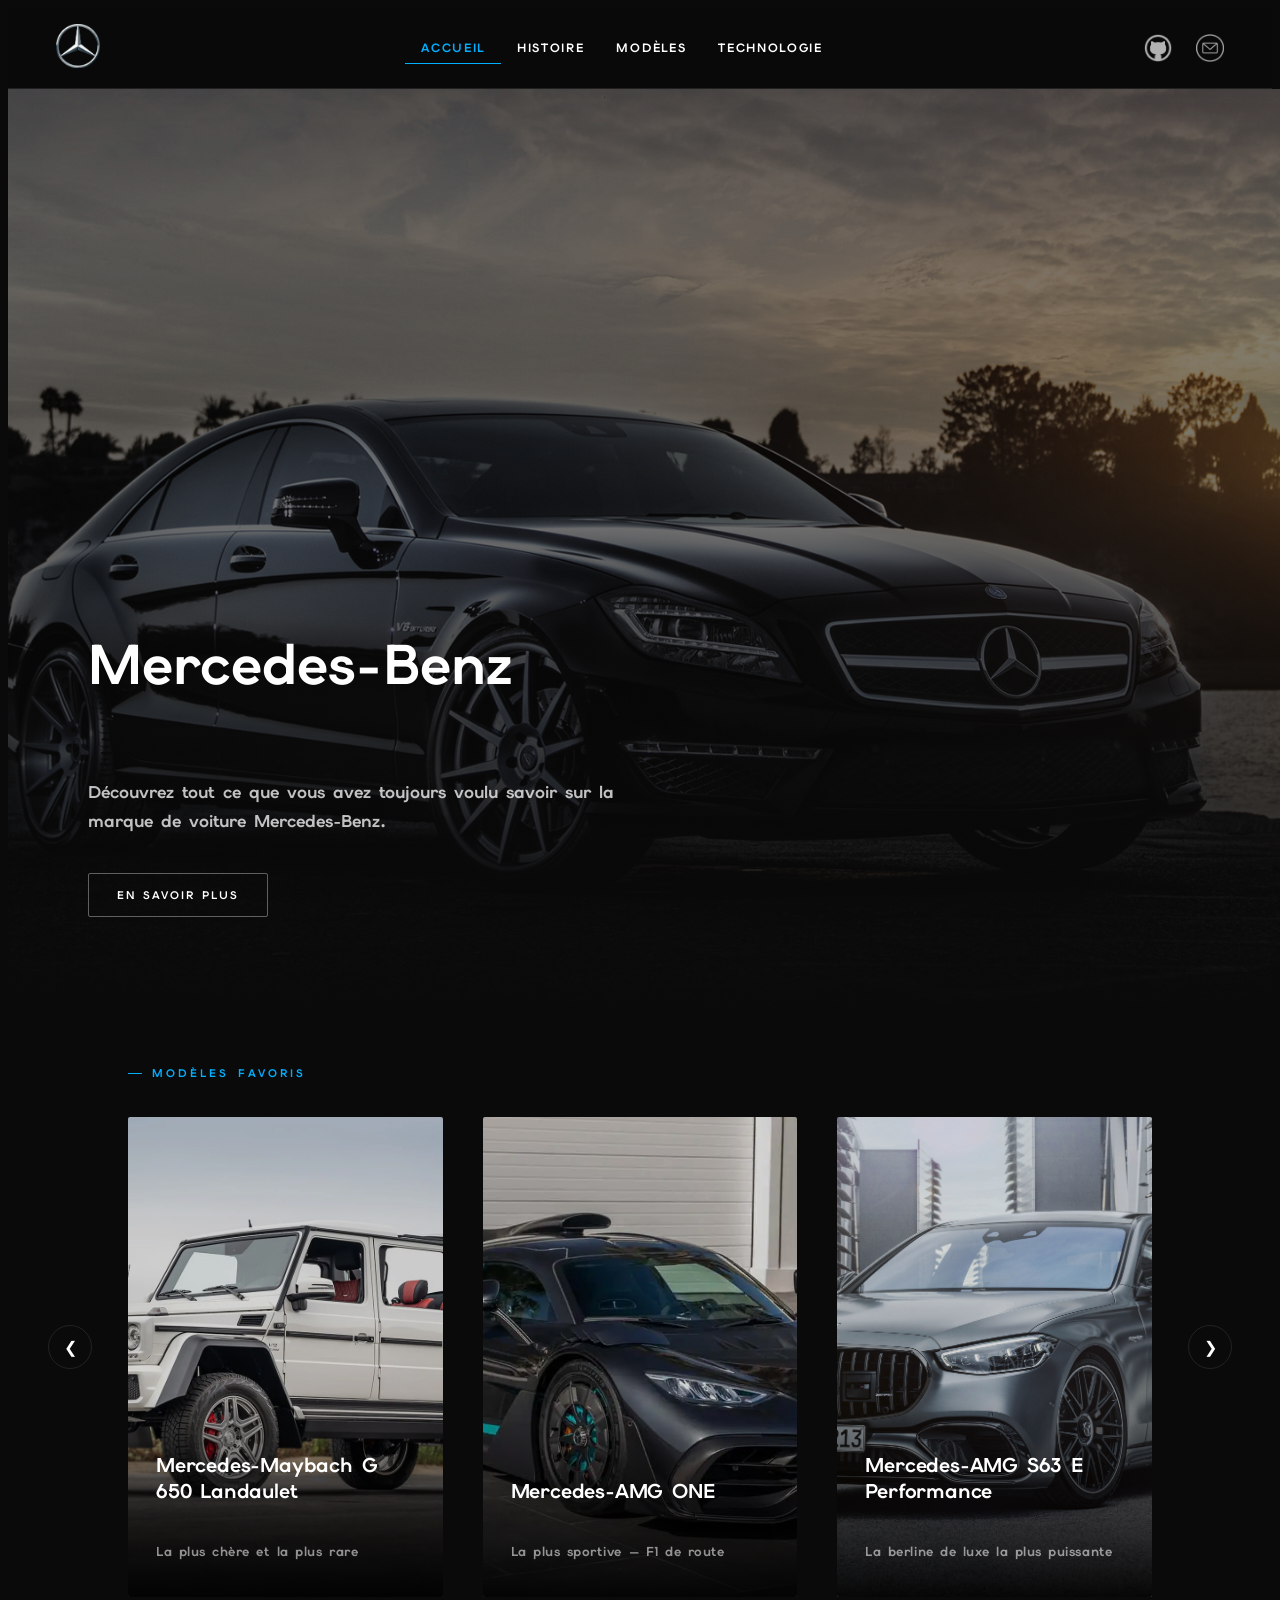
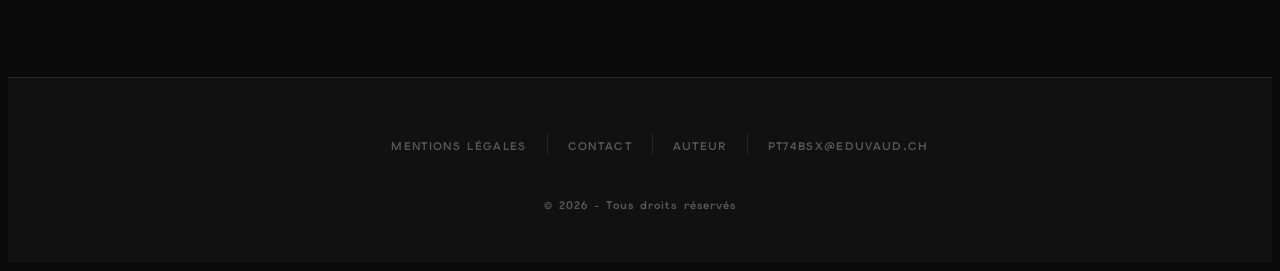
<file: mon-site-web/index.html>
<!DOCTYPE html>
<html lang="fr">
<head>
    <title>Accueil - Mon Site Web</title>
    <meta charset="UTF-8">
    <meta name="viewport" content="width=device-width, initial-scale=1.0">
    <meta name="description" content="Découvrez l'histoire, les modèles et les innovations de Mercedes-Benz : voitures de luxe, sportives et technologies de pointe.">
    <meta name="author" content="Romain Augusto">
    <link rel="icon" type="image/png" href="./assets/img/mercedes-benz-logo-silver.png">
    <link rel="stylesheet" type="text/css" href="./assets/css/style.css">
</head>
<body>
    <header>
        <a href="./index.html">
            <img src="./assets/img/mercedes-benz-logo-silver.png" id="logo" width="50" height="50" alt="Logo Mercedes-Benz, retour à l'accueil">
        </a>

        <div class="hamburger" aria-label="Ouvrir le menu de navigation" role="button" tabindex="0">
            <div class="line"></div>
            <div class="line"></div>
            <div class="line"></div>
        </div>

        <nav aria-label="Navigation principale">
            <ul>
                <li><a href="./index.html" id="active">Accueil</a></li>
                <li><a href="./pages/histoire.html">Histoire</a></li>
                <li><a href="./pages/modeles.html">Modèles</a></li>
                <li><a href="./pages/technologie.html">Technologie</a></li>
            </ul>
        </nav>

        <div class="social-links">
            <a href="https://github.com/Pt74bsx" target="_blank" rel="noopener noreferrer" title="Profil GitHub de l'auteur">
                <img src="./assets/img/link-github.png" width="32" height="32" alt="Icône GitHub">
                <span>GitHub</span>
            </a>
            <a href="mailto:pt74bsx@eduvaud.ch" title="Envoyer un e-mail à l'auteur">
                <img src="./assets/img/link-e-mail.png" width="32" height="32" alt="Icône e-mail">
                <span>E-mail</span>
            </a>
        </div>
    </header>

    <main>
        <section class="page-hero --home">
            <h1>Mercedes-Benz</h1>
            <p>Découvrez tout ce que vous avez toujours voulu savoir sur la marque de voiture Mercedes-Benz.</p>
            <a href="./pages/histoire.html" class="btn-outline">En savoir plus</a>
            <img src="./assets/img/mercedes-amg-cls-63.png" alt="Mercedes-AMG CLS 63 en fond de page d'accueil">
        </section>

        <section class="carousel-section" aria-label="Modèles favoris">
            <h2>Modèles favoris</h2>

            <div class="card">
                <img src="./assets/img/2018-mercedes-maybach-g-650-landaulet.png" alt="Mercedes-Maybach G 650 Landaulet 2018, vue de trois quarts avant" width="150">
                <div class="card-content">
                    <h3>Mercedes-Maybach G 650 Landaulet</h3>
                    <p>La plus chère et la plus rare</p>
                </div>
            </div>

            <div class="card">
                <img src="./assets/img/mercedes-amg-one.png" alt="Mercedes-AMG ONE, hypercar de route dérivée de la Formule 1" width="150">
                <div class="card-content">
                    <h3>Mercedes-AMG ONE</h3>
                    <p>La plus sportive — F1 de route</p>
                </div>
            </div>

            <div class="card">
                <img src="./assets/img/Mercedes-AMG-S63-E-Performance.png" alt="Mercedes-AMG S63 E Performance, berline hybride rechargeable haute performance" width="150">
                <div class="card-content">
                    <h3>Mercedes-AMG S63 E Performance</h3>
                    <p>La berline de luxe la plus puissante</p>
                </div>
            </div>

            <div class="card">
                <img src="./assets/img/Mercedes-Maybach-EQS-SUV.png" alt="Mercedes-Maybach EQS SUV 100% électrique, SUV de luxe futuriste" width="150">
                <div class="card-content">
                    <h3>Mercedes-Maybach EQS SUV</h3>
                    <p>Le SUV de luxe 100 % électrique</p>
                </div>
            </div>

            <div class="card">
                <img src="./assets/img/MERCEDES-BENZ-G-65-AMG.png" alt="Mercedes-Benz G 65 AMG équipé d'un moteur V12 biturbo" width="150">
                <div class="card-content">
                    <h3>Mercedes G65 AMG</h3>
                    <p>Le V12 emblématique du G-Class</p>
                </div>
            </div>

            <button class="carousel-button prev" aria-label="Modèle précédent">&#10094;</button>
            <button class="carousel-button next" aria-label="Modèle suivant">&#10095;</button>
        </section>
    </main>

    <footer>
        <nav aria-label="Navigation secondaire">
            <ul>
                <li><a href="./mentions-legales.html">Mentions légales</a></li>
                <li><a href="./contact.html">Contact</a></li>
                <li><a href="./pages/auteur.html">Auteur</a></li>
                <li><a href="mailto:pt74bsx@eduvaud.ch">pt74bsx@eduvaud.ch</a></li>
            </ul>
        </nav>
        <p>© 2026 - Tous droits réservés</p>
    </footer>

    <script src="./assets/js/script.js"></script>
</body>
</html>
</file>
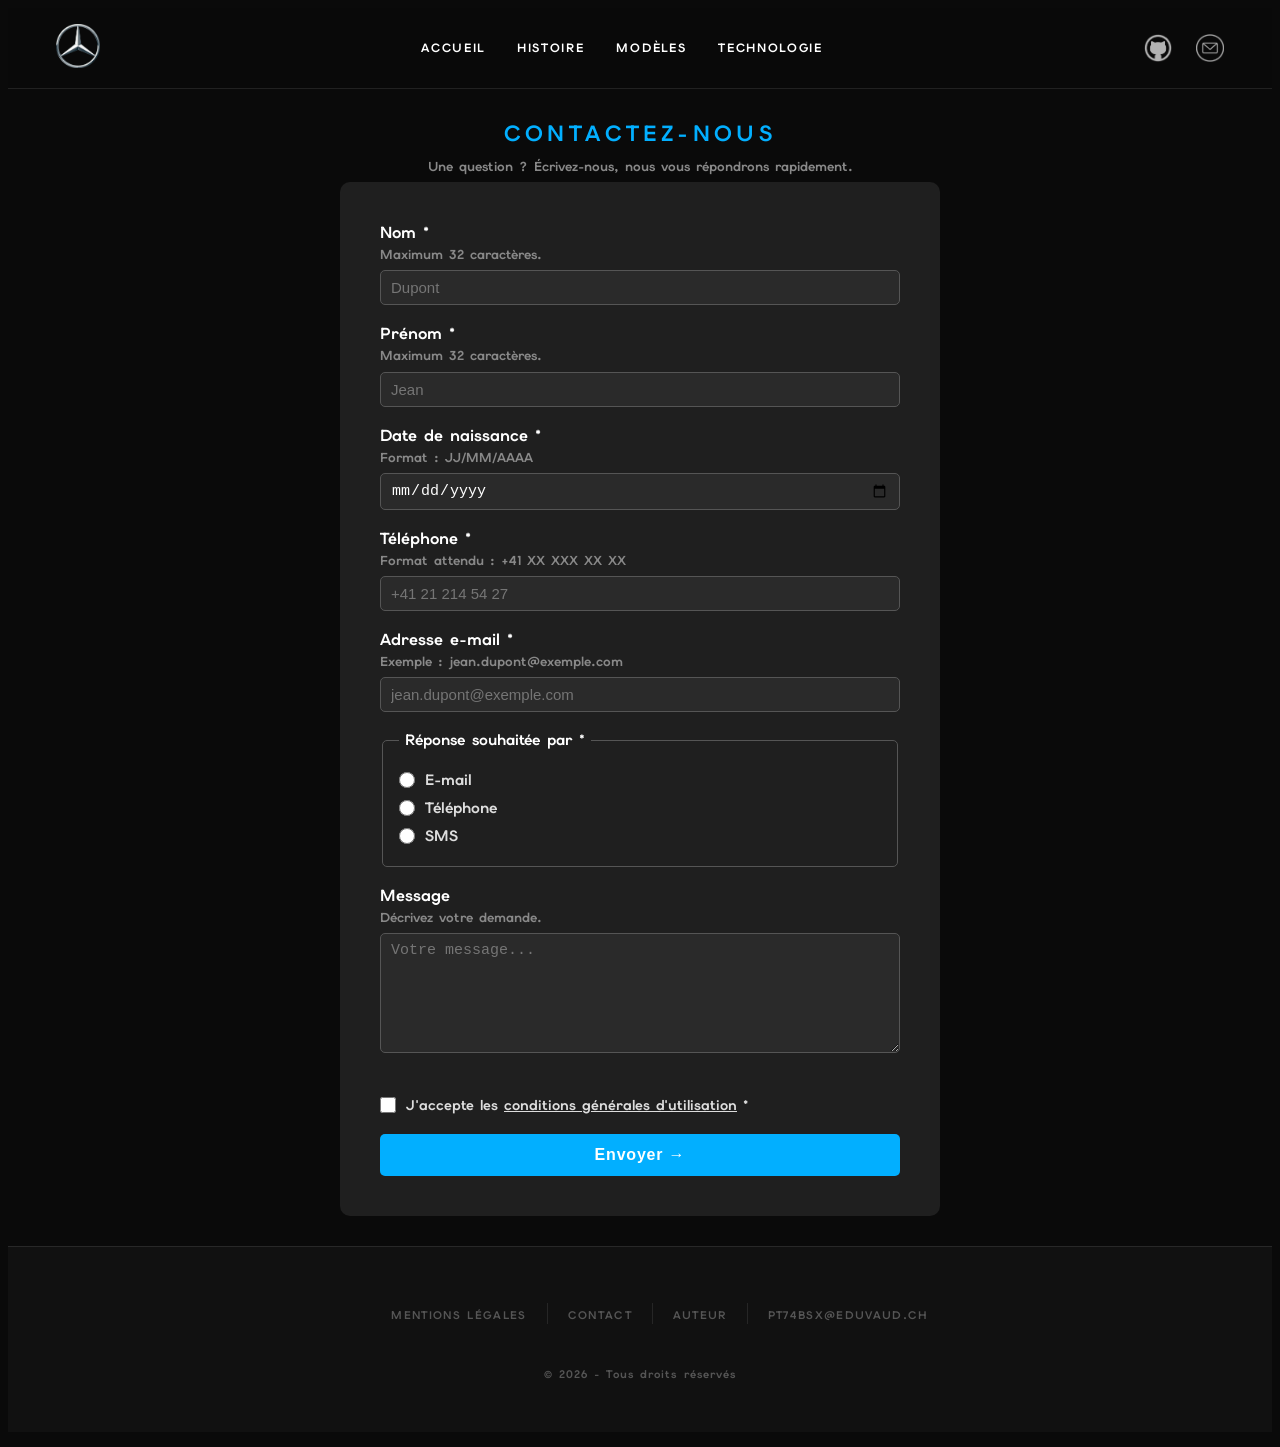
<file: mon-site-web/contact.html>
<!DOCTYPE html>
<html lang="fr">
<head>
    <title>Contact - Mon Site Web</title>
    <meta charset="UTF-8">
    <meta name="viewport" content="width=device-width, initial-scale=1.0">
    <meta name="description" content="Formulaire de contact pour prendre contact avec l'auteur du site Mercedes-Benz.">
    <meta name="author" content="Romain Augusto">
    <link rel="icon" type="image/png" href="./assets/img/mercedes-benz-logo-silver.png">
    <link rel="stylesheet" type="text/css" href="./assets/css/style.css">
</head>
<body>
    <header>
        <a href="./index.html">
            <img src="./assets/img/mercedes-benz-logo-silver.png" id="logo" width="50" height="50" alt="Logo Mercedes-Benz, retour à l'accueil">
        </a>

        <div class="hamburger" aria-label="Ouvrir le menu de navigation" role="button" tabindex="0">
            <div class="line"></div>
            <div class="line"></div>
            <div class="line"></div>
        </div>

        <nav aria-label="Navigation principale">
            <ul>
                <li><a href="./index.html">Accueil</a></li>
                <li><a href="./pages/histoire.html">Histoire</a></li>
                <li><a href="./pages/modeles.html">Modèles</a></li>
                <li><a href="./pages/technologie.html">Technologie</a></li>
            </ul>
        </nav>

        <div class="social-links">
            <a href="https://github.com/Pt74bsx" target="_blank" rel="noopener noreferrer" title="Profil GitHub de l'auteur">
                <img src="./assets/img/link-github.png" width="32" height="32" alt="Icône GitHub">
                <span>GitHub</span>
            </a>
            <a href="mailto:pt74bsx@eduvaud.ch" title="Envoyer un e-mail à l'auteur">
                <img src="./assets/img/link-e-mail.png" width="32" height="32" alt="Icône e-mail">
                <span>E-mail</span>
            </a>
        </div>
    </header>

    <main>
        <section class="formulaire-contact">
            <h1>Contactez-nous</h1>
            <p>Une question ? Écrivez-nous, nous vous répondrons rapidement.</p>

            <form action="#" method="post">

                <label for="name-id">Nom *</label>
                <p id="name-help">Maximum 32 caractères.</p>
                <input type="text" id="name-id" name="name" placeholder="Dupont" maxlength="32" aria-describedby="name-help" required>

                <label for="firstname-id">Prénom *</label>
                <p id="firstname-help">Maximum 32 caractères.</p>
                <input type="text" id="firstname-id" name="firstname" placeholder="Jean" maxlength="32" aria-describedby="firstname-help" required>

                <label for="birthdate-id">Date de naissance *</label>
                <p id="birthdate-help">Format : JJ/MM/AAAA</p>
                <input type="date" id="birthdate-id" name="birthdate" aria-describedby="birthdate-help" required>

                <label for="phone-id">Téléphone *</label>
                <p id="phone-help">Format attendu : +41 XX XXX XX XX</p>
                <input type="tel" id="phone-id" name="phone" placeholder="+41 21 214 54 27" aria-describedby="phone-help" required>

                <label for="email-id">Adresse e-mail *</label>
                <p id="email-help">Exemple : jean.dupont@exemple.com</p>
                <input type="email" id="email-id" name="email" placeholder="jean.dupont@exemple.com" aria-describedby="email-help" required>

                <fieldset>
                    <legend>Réponse souhaitée par *</legend>
                    <div>
                        <input type="radio" id="answer-email" name="typeanswer" value="E-mail" required>
                        <label for="answer-email">E-mail</label>
                    </div>
                    <div>
                        <input type="radio" id="answer-phone" name="typeanswer" value="Téléphone">
                        <label for="answer-phone">Téléphone</label>
                    </div>
                    <div>
                        <input type="radio" id="answer-sms" name="typeanswer" value="SMS">
                        <label for="answer-sms">SMS</label>
                    </div>
                </fieldset>

                <label for="message-id">Message</label>
                <p id="message-help">Décrivez votre demande.</p>
                <textarea id="message-id" name="message" rows="6" cols="25" placeholder="Votre message..." aria-describedby="message-help"></textarea>

                <div>
                    <input type="checkbox" id="conditions-id" name="acceptconditions" required>
                    <label for="conditions-id">J'accepte les <a href="./mentions-legales.html">conditions générales d'utilisation</a> *</label>
                </div>

                <input type="submit" value="Envoyer →">
            </form>
        </section>
    </main>

    <footer>
        <nav aria-label="Navigation secondaire">
            <ul>
                <li><a href="./mentions-legales.html">Mentions légales</a></li>
                <li><a href="./contact.html">Contact</a></li>
                <li><a href="./pages/auteur.html">Auteur</a></li>
                <li><a href="mailto:pt74bsx@eduvaud.ch">pt74bsx@eduvaud.ch</a></li>
            </ul>
        </nav>
        <p>© 2026 - Tous droits réservés</p>
    </footer>

    <script src="./assets/js/script.js"></script>
</body>
</html>
</file>
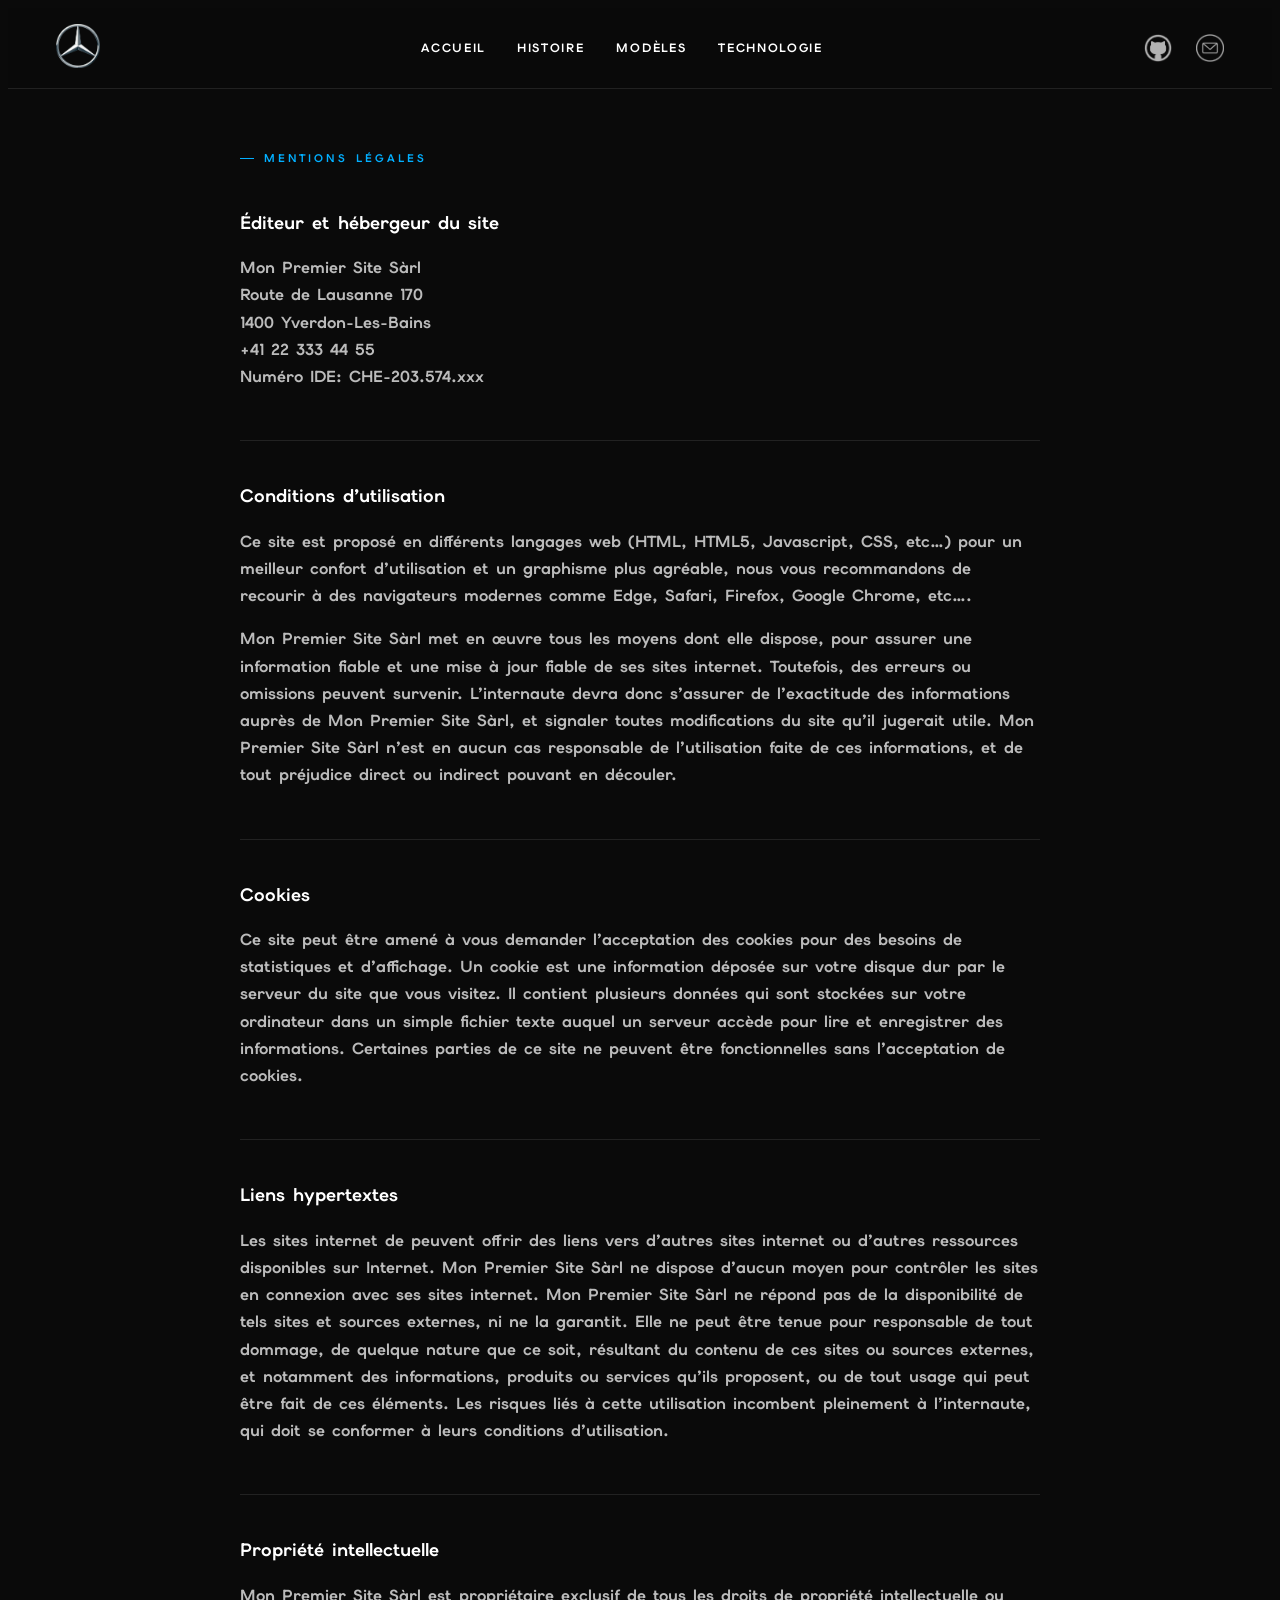
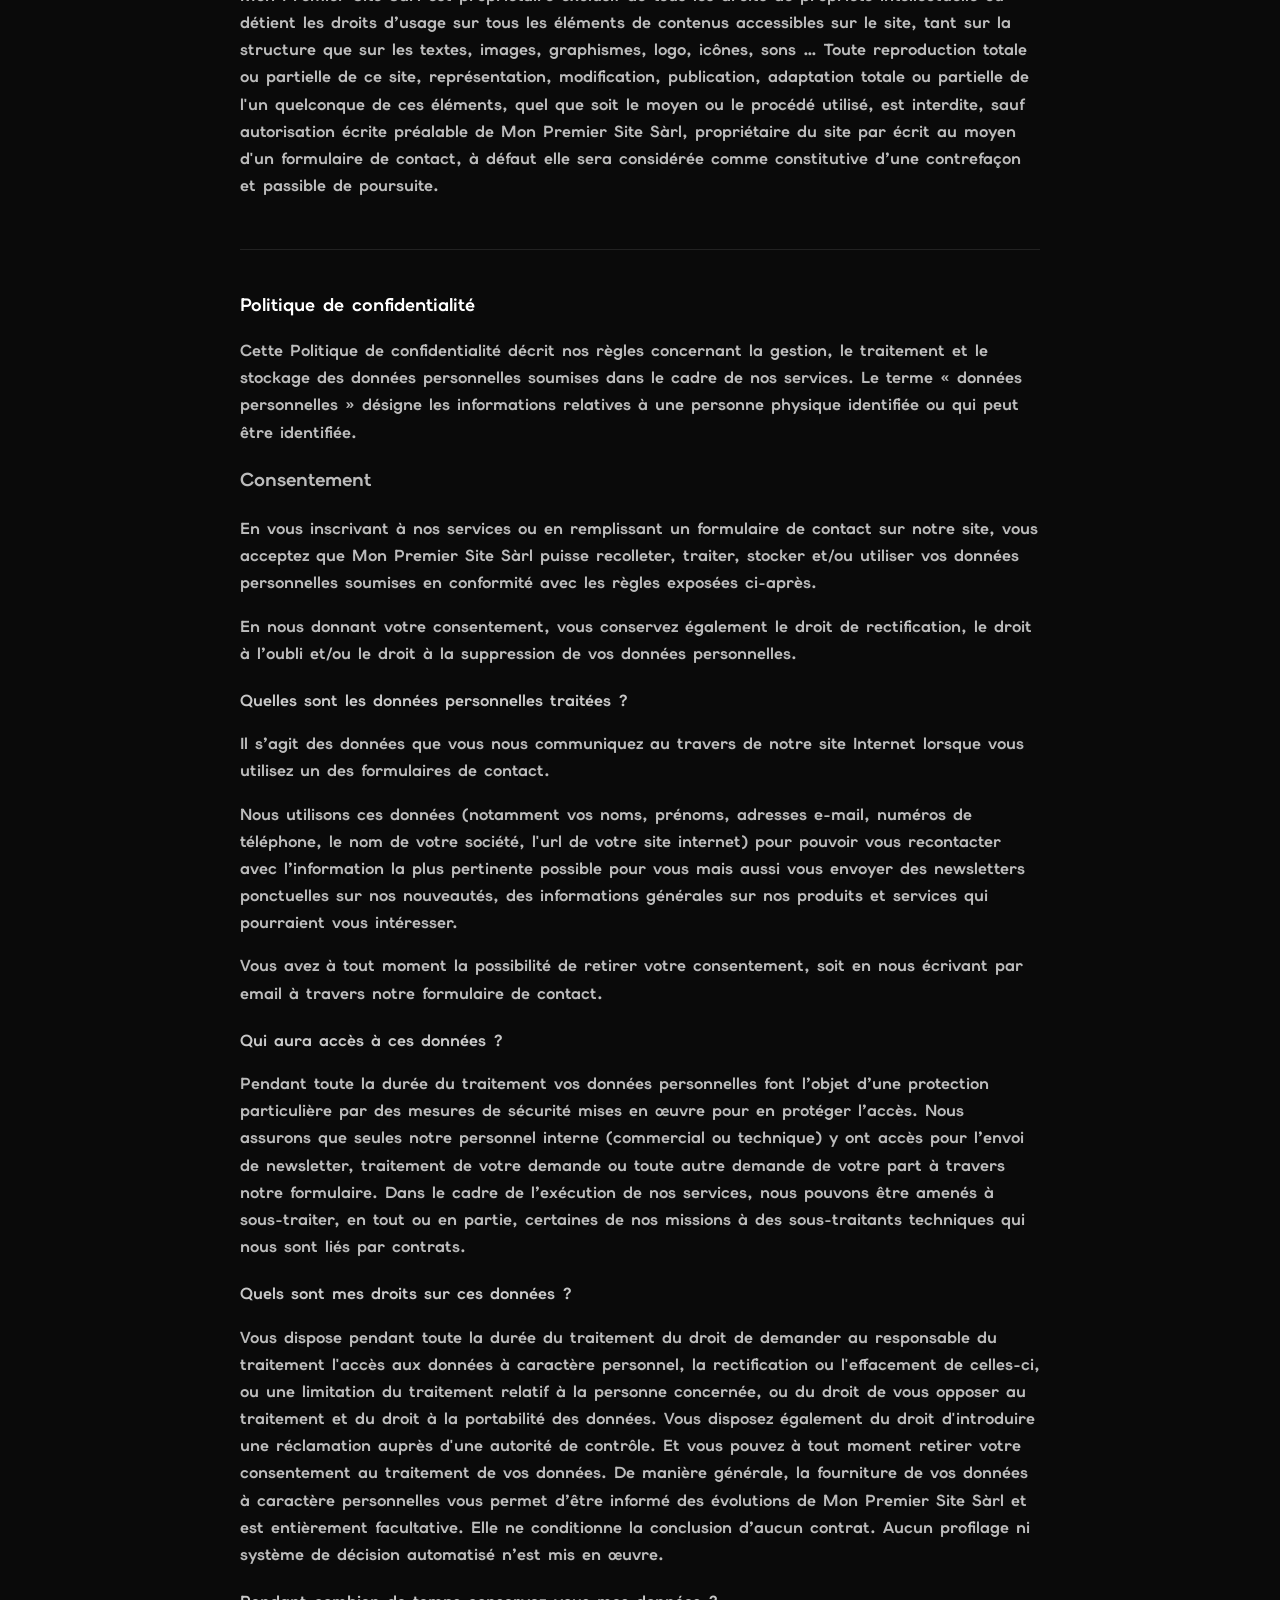
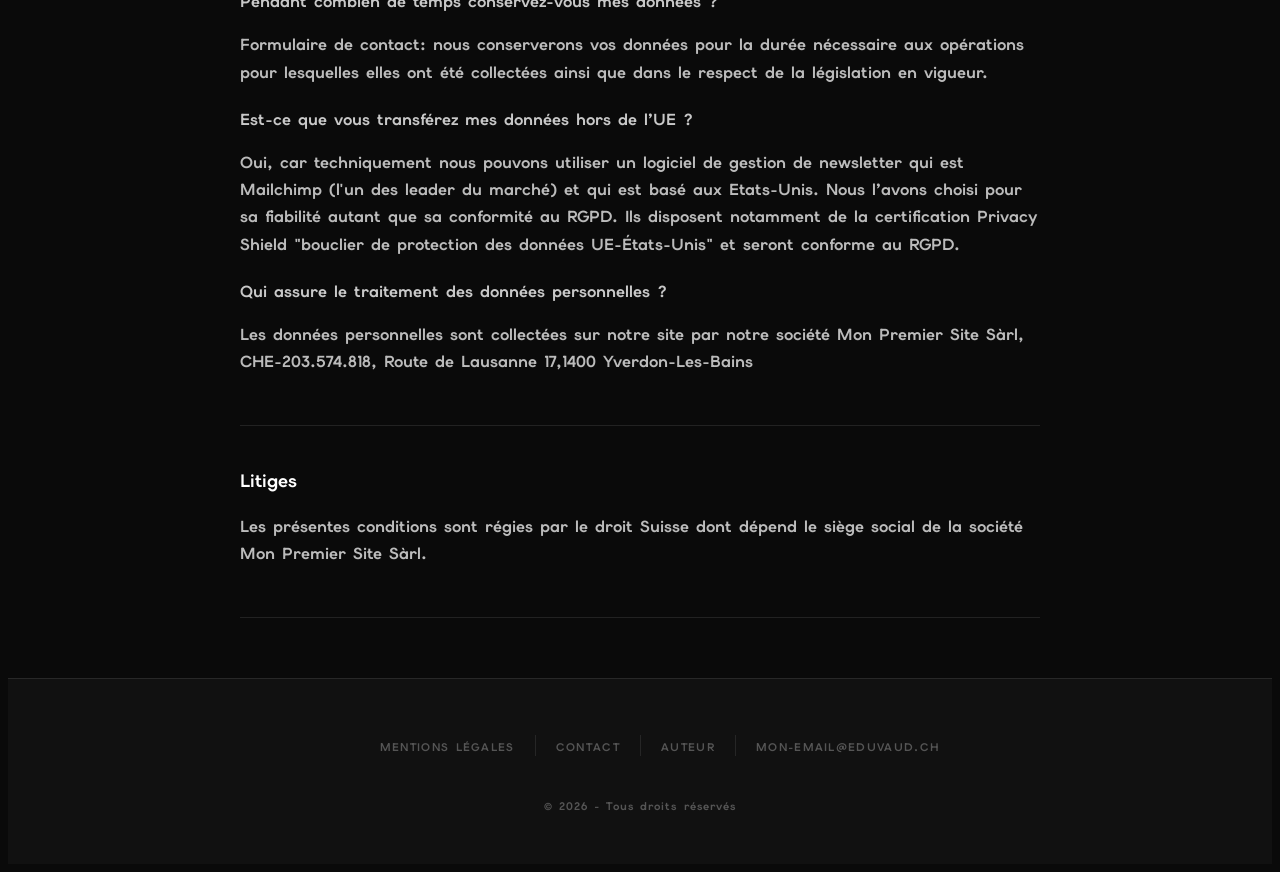
<file: mon-site-web/mentions-legales.html>
<!DOCTYPE html>
<html lang="fr">
<head>
    <title>Mentions Légales - Mon Site Web</title>
    <meta charset="UTF-8">
    <meta name="viewport" content="width=device-width, initial-scale=1.0">
    <meta name="description" content="Mentions légales de Mon Site Web qui fais découvrir l'univers de la marque de voiture Mercedes-Benz">
    <meta name="author" content="Romain Augusto">
    <link href="./assets/img/mercedes-benz-logo-silver.png" rel="icon" type="img/png">
    <link rel="stylesheet" type="text/css" href="./assets/css/style.css">
</head>
<body>
    <header>
        <a href="index.html">
            <img src="./assets/img/mercedes-benz-logo-silver.png" id="logo" width="50" height="50" alt="Logo de Mercedes">
        </a>

        <div class="hamburger">
            <div class="line"></div>
            <div class="line"></div>
            <div class="line"></div>
        </div>

        <nav>
            <ul>
                <li><a href="./index.html">Accueil</a></li>
                <li><a href="./pages/histoire.html">Histoire</a></li>
                <li><a href="./pages/modeles.html">Modèles</a></li>
                <li><a href="./pages/technologie.html">Technologie</a></li>
            </ul>
        </nav>

        <div class="social-links">
            <a href="https://github.com/Pt74bsx" target="_blank" title="Profil Github de l'auteur du site">
                <img src="./assets/img/link-github.png" alt="Icon GitHub">
                <span>GitHub</span>
            </a>
            <a href="mailto:pt74bsx@eduvaud.ch" target="_blank" title="E-mail de l'auteur du site">
                <img src="./assets/img/link-e-mail.png" alt="Icon E-mail">
                <span>E-mail</span>
            </a>
        </div>
    </header>

    <main class="mentions-legales">
        <h1>Mentions légales</h1>

        <section>
            <h2>Éditeur et hébergeur du site</h2>
            <p>
                Mon Premier Site Sàrl <br>
                Route de Lausanne 170 <br>
                1400 Yverdon-Les-Bains <br>
                +41 22 333 44 55 <br>
                Numéro IDE: CHE-203.574.xxx 
            </p>
        </section>

        <section>
            <h2>Conditions d’utilisation</h2>
            <p>
                Ce site est proposé en différents langages web (HTML, HTML5, Javascript, CSS, etc…) pour 
                un meilleur confort d’utilisation et un graphisme plus agréable, nous vous recommandons de 
                recourir à des navigateurs modernes comme Edge, Safari, Firefox, Google Chrome, etc…. 
            </p>
            <p>
                Mon Premier Site Sàrl met en œuvre tous les moyens dont elle dispose, pour assurer une 
                information fiable et une mise à jour fiable de ses sites internet. Toutefois, des erreurs ou 
                omissions peuvent survenir. L’internaute devra donc s’assurer de l’exactitude des 
                informations auprès de Mon Premier Site Sàrl, et signaler toutes modifications du site qu’il 
                jugerait utile. Mon Premier Site Sàrl n’est en aucun cas responsable de l’utilisation faite de 
                ces informations, et de tout préjudice direct ou indirect pouvant en découler.
            </p>
        </section>

        <section>
            <h2>Cookies</h2>
            <p>
                Ce site peut être amené à vous demander l’acceptation des cookies pour des besoins de 
                statistiques et d’affichage. Un cookie est une information déposée sur votre disque dur par le 
                serveur du site que vous visitez. Il contient plusieurs données qui sont stockées sur votre 
                ordinateur dans un simple fichier texte auquel un serveur accède pour lire et enregistrer des 
                informations. Certaines parties de ce site ne peuvent être fonctionnelles sans l’acceptation de 
                cookies.
            </p>
        </section>

        <section>
            <h2>Liens hypertextes</h2>
            <p>
                Les sites internet de peuvent offrir des liens vers d’autres sites internet ou d’autres ressources 
                disponibles sur Internet. Mon Premier Site Sàrl ne dispose d’aucun moyen pour contrôler les 
                sites en connexion avec ses sites internet. Mon Premier Site Sàrl ne répond pas de la 
                disponibilité de tels sites et sources externes, ni ne la garantit. Elle ne peut être tenue pour 
                responsable de tout dommage, de quelque nature que ce soit, résultant du contenu de ces sites 
                ou sources externes, et notamment des informations, produits ou services qu’ils proposent, ou 
                de tout usage qui peut être fait de ces éléments. Les risques liés à cette utilisation incombent 
                pleinement à l’internaute, qui doit se conformer à leurs conditions d’utilisation. 
            </p>
        </section>

        <section>
            <h2>Propriété intellectuelle</h2>
            <p>
                Mon Premier Site Sàrl est propriétaire exclusif de tous les droits de propriété intellectuelle ou 
                détient les droits d’usage sur tous les éléments de contenus accessibles sur le site, tant sur la 
                structure que sur les textes, images, graphismes, logo, icônes, sons … 
                Toute reproduction totale ou partielle de ce site, représentation, modification, publication, 
                adaptation totale ou partielle de l'un quelconque de ces éléments, quel que soit le moyen ou le 
                procédé utilisé, est interdite, sauf autorisation écrite préalable de Mon Premier Site Sàrl, 
                propriétaire du site par écrit au moyen d'un formulaire de contact, à défaut elle sera 
                considérée comme constitutive d’une contrefaçon et passible de poursuite.
            </p>
        </section>

        <section>
            <h2>Politique de confidentialité</h2>
            <p>
                Cette Politique de confidentialité décrit nos règles concernant la gestion, le traitement et le 
                stockage des données personnelles soumises dans le cadre de nos services. Le terme « 
                données personnelles » désigne les informations relatives à une personne physique identifiée 
                ou qui peut être identifiée. 
            </p>

            <h3>Consentement</h3>
            <p>
                En vous inscrivant à nos services ou en remplissant un formulaire de contact sur notre site, 
                vous acceptez que Mon Premier Site Sàrl puisse recolleter, traiter, stocker et/ou utiliser vos 
                données personnelles soumises en conformité avec les règles exposées ci-après.
            </p>
            <p>
                En nous donnant votre consentement, vous conservez également le droit de rectification, le 
                droit à l’oubli et/ou le droit à la suppression de vos données personnelles.
            </p>

            <h4>Quelles sont les données personnelles traitées ?</h4>
            <p>
                Il s’agit des données que vous nous communiquez au travers de notre site Internet lorsque 
                vous utilisez un des formulaires de contact. 
            </p>
            <p>
                Nous utilisons ces données (notamment vos noms, prénoms, adresses e-mail, numéros de 
                téléphone, le nom de votre société, l'url de votre site internet) pour pouvoir vous recontacter 
                avec l’information la plus pertinente possible pour vous mais aussi vous envoyer des 
                newsletters ponctuelles sur nos nouveautés, des informations générales sur nos produits et 
                services qui pourraient vous intéresser. 
            </p>
            <p>
                Vous avez à tout moment la possibilité de retirer votre consentement, soit en nous écrivant 
                par email à travers notre formulaire de contact. 
            </p>

            <h4>Qui aura accès à ces données ?</h4>
            <p>
                Pendant toute la durée du traitement vos données personnelles font l’objet d’une protection 
                particulière par des mesures de sécurité mises en œuvre pour en protéger l’accès. Nous 
                assurons que seules notre personnel interne (commercial ou technique) y ont accès pour 
                l’envoi de newsletter, traitement de votre demande ou toute autre demande de votre part à 
                travers notre formulaire. Dans le cadre de l’exécution de nos services, nous pouvons être 
                amenés à sous-traiter, en tout ou en partie, certaines de nos missions à des sous-traitants 
                techniques qui nous sont liés par contrats.
            </p>

            <h4>Quels sont mes droits sur ces données ?</h4>
            <p>
                Vous dispose pendant toute la durée du traitement du droit de demander au responsable du 
                traitement l'accès aux données à caractère personnel, la rectification ou l'effacement de 
                celles-ci, ou une limitation du traitement relatif à la personne concernée, ou du droit de vous 
                opposer au traitement et du droit à la portabilité des données. Vous disposez également du 
                droit d'introduire une réclamation auprès d'une autorité de contrôle. Et vous pouvez à tout 
                moment retirer votre consentement au traitement de vos données. De manière générale, la 
                fourniture de vos données à caractère personnelles vous permet d’être informé des évolutions 
                de Mon Premier Site Sàrl et est entièrement facultative. Elle ne conditionne la conclusion 
                d’aucun contrat. Aucun profilage ni système de décision automatisé n’est mis en œuvre.
            </p>

            <h4>Pendant combien de temps conservez-vous mes données ?</h4>
            <p>
                Formulaire de contact: nous conserverons vos données pour la durée nécessaire aux 
                opérations pour lesquelles elles ont été collectées ainsi que dans le respect de la législation en 
                vigueur.
            </p>

            <h4>Est-ce que vous transférez mes données hors de l’UE ?</h4>
            <p>
                Oui, car techniquement nous pouvons utiliser un logiciel de gestion de newsletter qui est 
                Mailchimp (l'un des leader du marché) et qui est basé aux Etats-Unis. Nous l’avons choisi 
                pour sa fiabilité autant que sa conformité au RGPD. Ils disposent notamment de la 
                certification Privacy Shield "bouclier de protection des données UE-États-Unis" et seront 
                conforme au RGPD.
            </p>

            <h4>Qui assure le traitement des données personnelles ?</h4>
            <p>
                Les données personnelles sont collectées sur notre site par notre société Mon Premier Site 
                Sàrl, CHE-203.574.818, Route de Lausanne 17,1400 Yverdon-Les-Bains
            </p>
        </section>

        <section>
            <h2>Litiges</h2>
            <p>
                Les présentes conditions sont régies par le droit Suisse dont dépend le siège social de la 
                société Mon Premier Site Sàrl.
            </p>
        </section>
    </main>
    
    <footer>
        <nav>
            <ul>
                <li><a href="./mentions-legales.html">Mentions Légales</a></li>
                <li><a href="./contact.html">Contact</a></li>
                <li><a href="./pages/auteur.html">Auteur</a></li>
                <li><a href="mailto:pt74bsx@eduvaud.ch">mon-email@eduvaud.ch</a></li>
            </ul>
        </nav>
        
        <p>© 2026 - Tous droits réservés</p>
    </footer>
    <script src="./assets/js/script.js"></script>
</body>
</html>
</file>
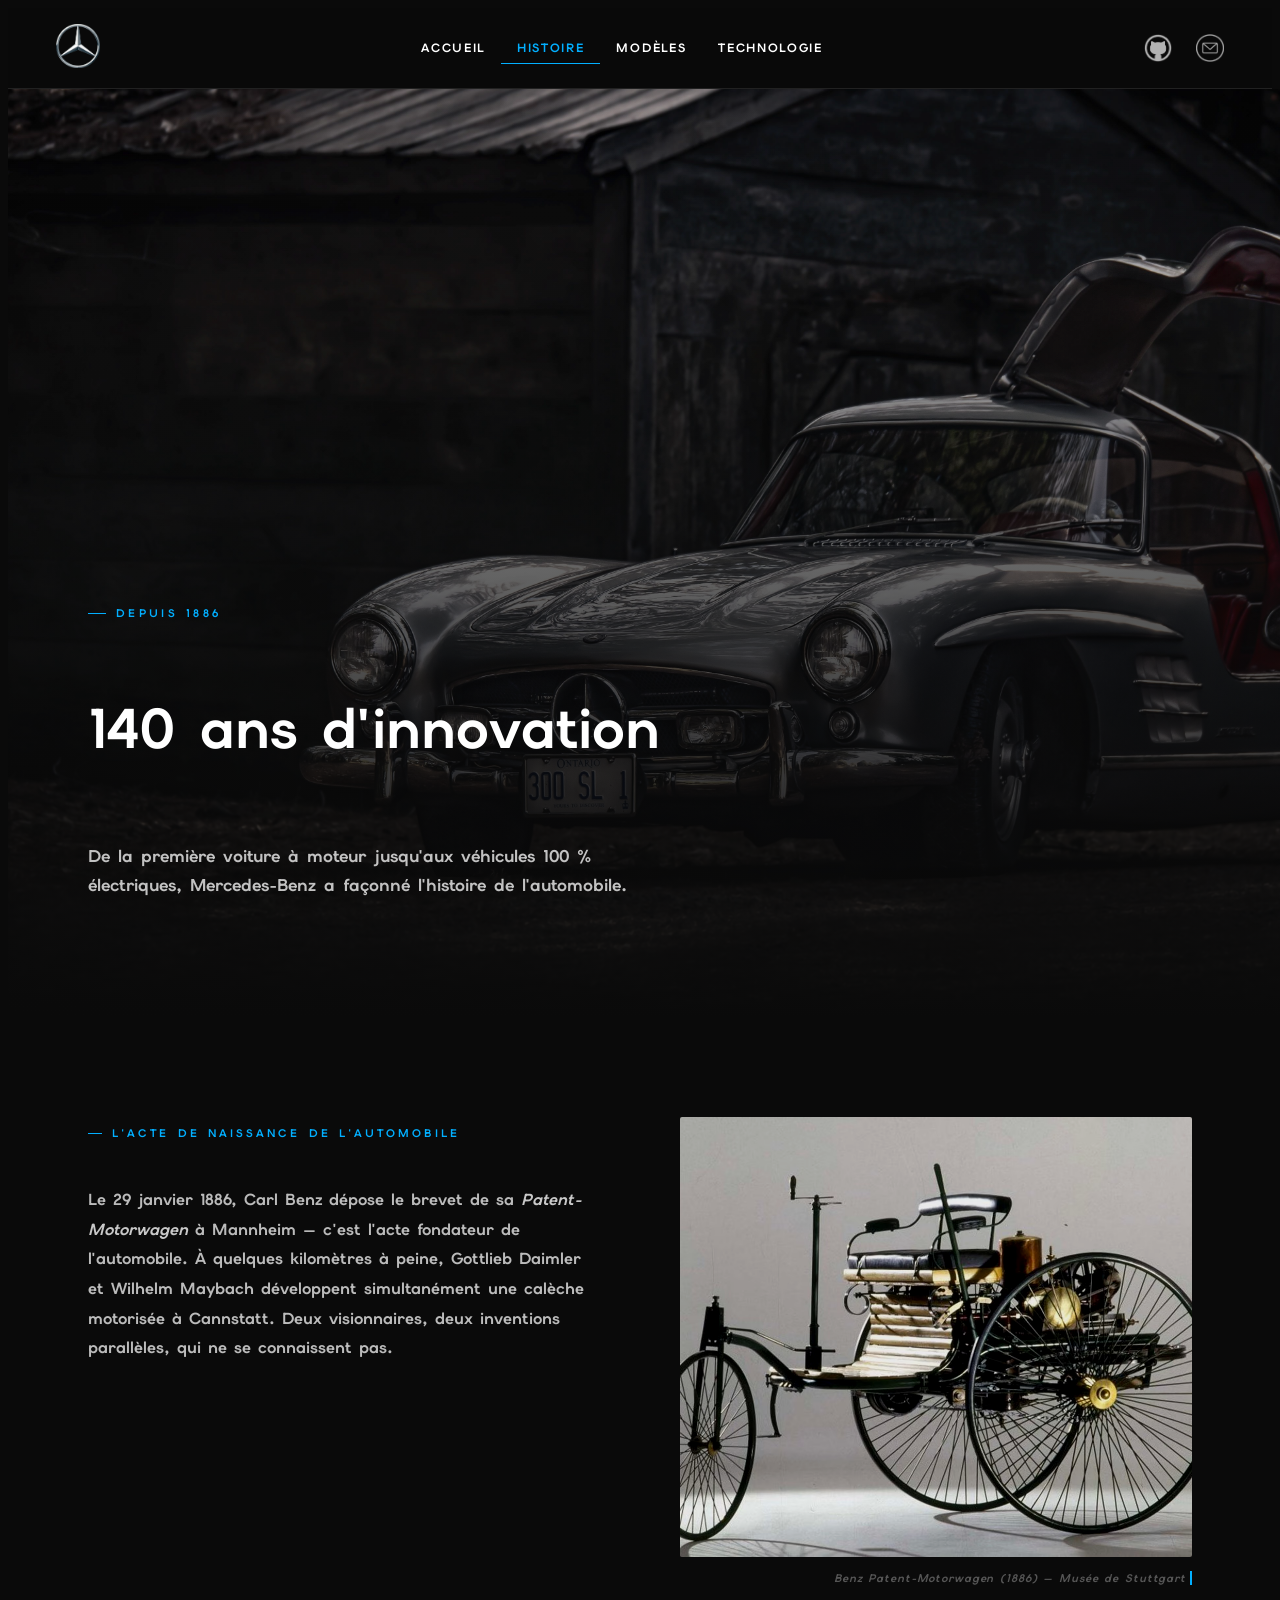
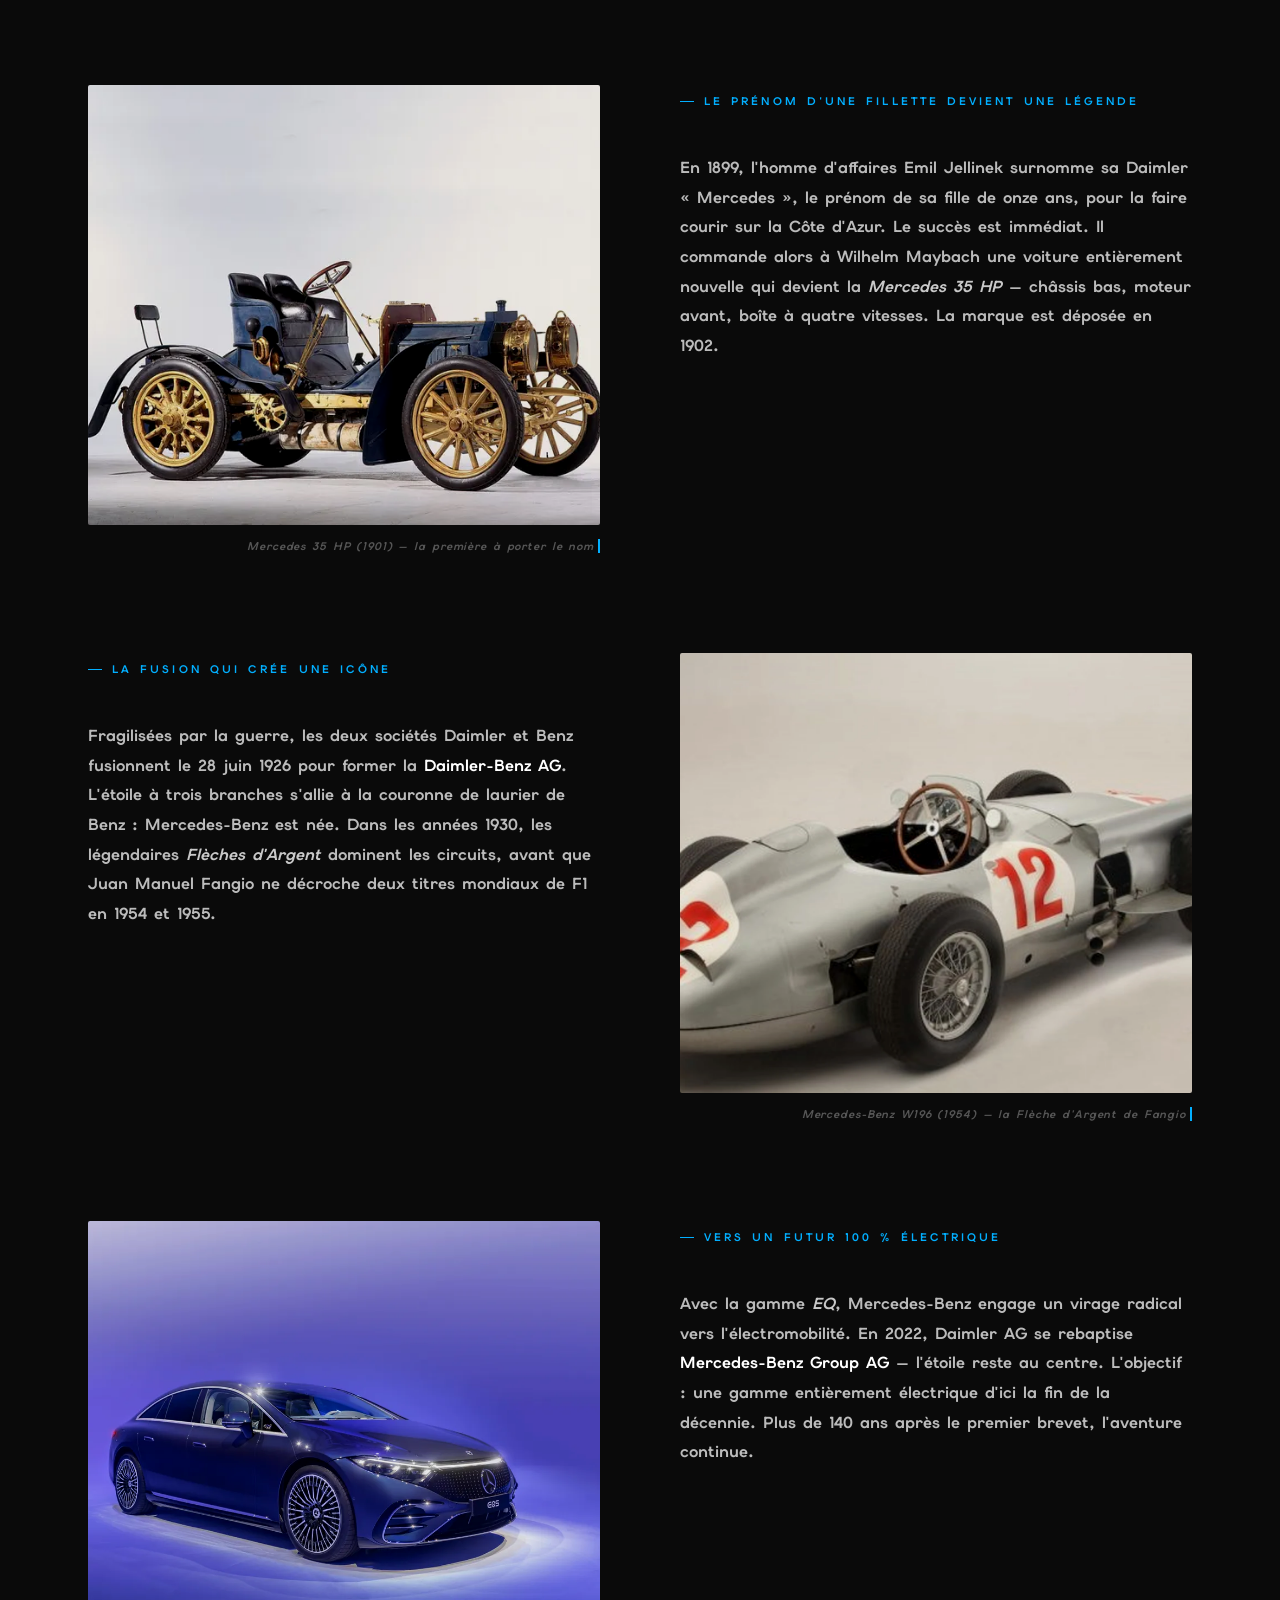
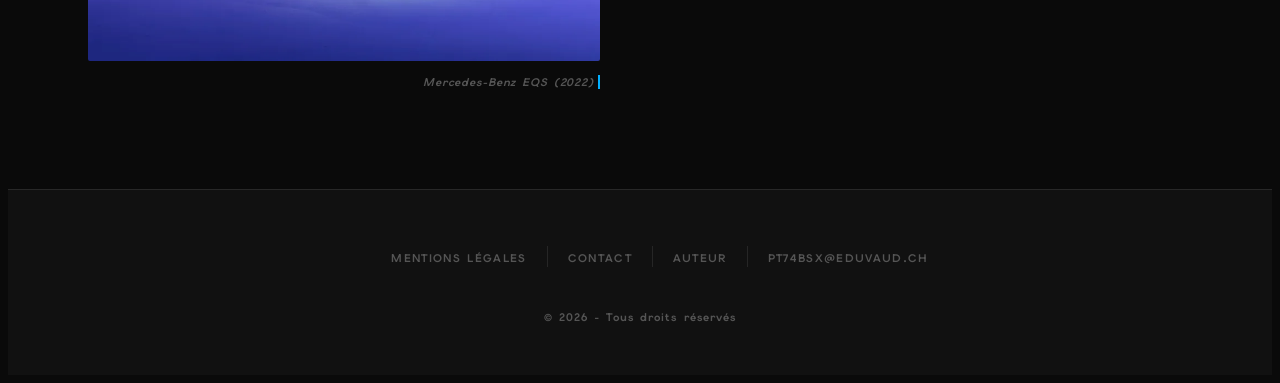
<file: mon-site-web/pages/histoire.html>
<!DOCTYPE html>
<html lang="fr">
<head>
    <title>Histoire - Mon Site Web</title>
    <meta charset="UTF-8">
    <meta name="viewport" content="width=device-width, initial-scale=1.0">
    <meta name="description" content="Découvrez toute l'histoire de la marque automobile Mercedes-Benz, de 1886 à aujourd'hui.">
    <meta name="author" content="Romain Augusto">
    <link rel="icon" type="image/png" href="../assets/img/mercedes-benz-logo-silver.png">
    <link rel="stylesheet" type="text/css" href="../assets/css/style.css">
</head>
<body>
    <header>
        <a href="../index.html">
            <img src="../assets/img/mercedes-benz-logo-silver.png" id="logo" width="50" height="50" alt="Logo Mercedes-Benz, retour à l'accueil">
        </a>

        <div class="hamburger" aria-label="Ouvrir le menu de navigation" role="button" tabindex="0">
            <div class="line"></div>
            <div class="line"></div>
            <div class="line"></div>
        </div>

        <nav aria-label="Navigation principale">
            <ul>
                <li><a href="../index.html">Accueil</a></li>
                <li><a href="./histoire.html" id="active">Histoire</a></li>
                <li><a href="./modeles.html">Modèles</a></li>
                <li><a href="./technologie.html">Technologie</a></li>
            </ul>
        </nav>

        <div class="social-links">
            <a href="https://github.com/Pt74bsx" target="_blank" rel="noopener noreferrer" title="Profil GitHub de l'auteur">
                <img src="../assets/img/link-github.png" width="32" height="32" alt="Icône GitHub">
                <span>GitHub</span>
            </a>
            <a href="mailto:pt74bsx@eduvaud.ch" title="Envoyer un e-mail à l'auteur">
                <img src="../assets/img/link-e-mail.png" width="32" height="32" alt="Icône e-mail">
                <span>E-mail</span>
            </a>
        </div>
    </header>

    <main>
        <section class="page-hero hist">
            <p>Depuis 1886</p>
            <h1>140 ans d'innovation</h1>
            <p>De la première voiture à moteur jusqu'aux véhicules 100 % électriques, Mercedes-Benz a façonné l'histoire de l'automobile.</p>
            <img src="../assets/img/mercedes-benz-histoire.png" alt="Mercedes-Benz futuriste, illustration symbolisant l'avenir de la marque">
        </section>

        <section class="content-section">
            <div class="section-text">
                <h2>L'acte de naissance de l'automobile</h2>
                <p>Le 29 janvier 1886, Carl Benz dépose le brevet de sa <em>Patent-Motorwagen</em> à Mannheim — c'est l'acte fondateur de l'automobile. À quelques kilomètres à peine, Gottlieb Daimler et Wilhelm Maybach développent simultanément une calèche motorisée à Cannstatt. Deux visionnaires, deux inventions parallèles, qui ne se connaissent pas.</p>
            </div>
            <figure class="section-figure">
                <img src="../assets/img/mercedes-benz_hero_801222_1280.png" alt="Benz Patent-Motorwagen de 1886, première automobile de l'histoire">
                <figcaption>Benz Patent-Motorwagen (1886) — Musée de Stuttgart</figcaption>
            </figure>
        </section>

        <section class="content-section reverse">
            <div class="section-text">
                <h2>Le prénom d'une fillette devient une légende</h2>
                <p>En 1899, l'homme d'affaires Emil Jellinek surnomme sa Daimler « Mercedes », le prénom de sa fille de onze ans, pour la faire courir sur la Côte d'Azur. Le succès est immédiat. Il commande alors à Wilhelm Maybach une voiture entièrement nouvelle qui devient la <em>Mercedes 35 HP</em> — châssis bas, moteur avant, boîte à quatre vitesses. La marque est déposée en 1902.</p>
            </div>
            <figure class="section-figure">
                <img src="../assets/img/mercedes_35-hp-1901_r3.png" alt="Mercedes 35 HP de 1901, première voiture à porter le nom Mercedes">
                <figcaption>Mercedes 35 HP (1901) — la première à porter le nom</figcaption>
            </figure>
        </section>

        <section class="content-section">
            <div class="section-text">
                <h2>La fusion qui crée une icône</h2>
                <p>Fragilisées par la guerre, les deux sociétés Daimler et Benz fusionnent le 28 juin 1926 pour former la <strong>Daimler-Benz AG</strong>. L'étoile à trois branches s'allie à la couronne de laurier de Benz : Mercedes-Benz est née. Dans les années 1930, les légendaires <em>Flèches d'Argent</em> dominent les circuits, avant que Juan Manuel Fangio ne décroche deux titres mondiaux de F1 en 1954 et 1955.</p>
            </div>
            <figure class="section-figure">
                <img src="../assets/img/mercedes_w196_f1_1954.png" alt="Mercedes-Benz W196 de 1954, la Flèche d'Argent pilotée par Juan Manuel Fangio">
                <figcaption>Mercedes-Benz W196 (1954) — la Flèche d'Argent de Fangio</figcaption>
            </figure>
        </section>

        <section class="content-section reverse">
            <div class="section-text">
                <h2>Vers un futur 100 % électrique</h2>
                <p>Avec la gamme <em>EQ</em>, Mercedes-Benz engage un virage radical vers l'électromobilité. En 2022, Daimler AG se rebaptise <strong>Mercedes-Benz Group AG</strong> — l'étoile reste au centre. L'objectif : une gamme entièrement électrique d'ici la fin de la décennie. Plus de 140 ans après le premier brevet, l'aventure continue.</p>
            </div>
            <figure class="section-figure">
                <img src="../assets/img/2022-mercedes-benz-eqs.png" alt="Mercedes-Benz EQS 2022, berline électrique phare de la gamme EQ">
                <figcaption>Mercedes-Benz EQS (2022)</figcaption>
            </figure>
        </section>
    </main>

    <footer>
        <nav aria-label="Navigation secondaire">
            <ul>
                <li><a href="../mentions-legales.html">Mentions légales</a></li>
                <li><a href="../contact.html">Contact</a></li>
                <li><a href="./auteur.html">Auteur</a></li>
                <li><a href="mailto:pt74bsx@eduvaud.ch">pt74bsx@eduvaud.ch</a></li>
            </ul>
        </nav>
        <p>© 2026 - Tous droits réservés</p>
    </footer>

    <script src="../assets/js/script.js"></script>
</body>
</html>
</file>
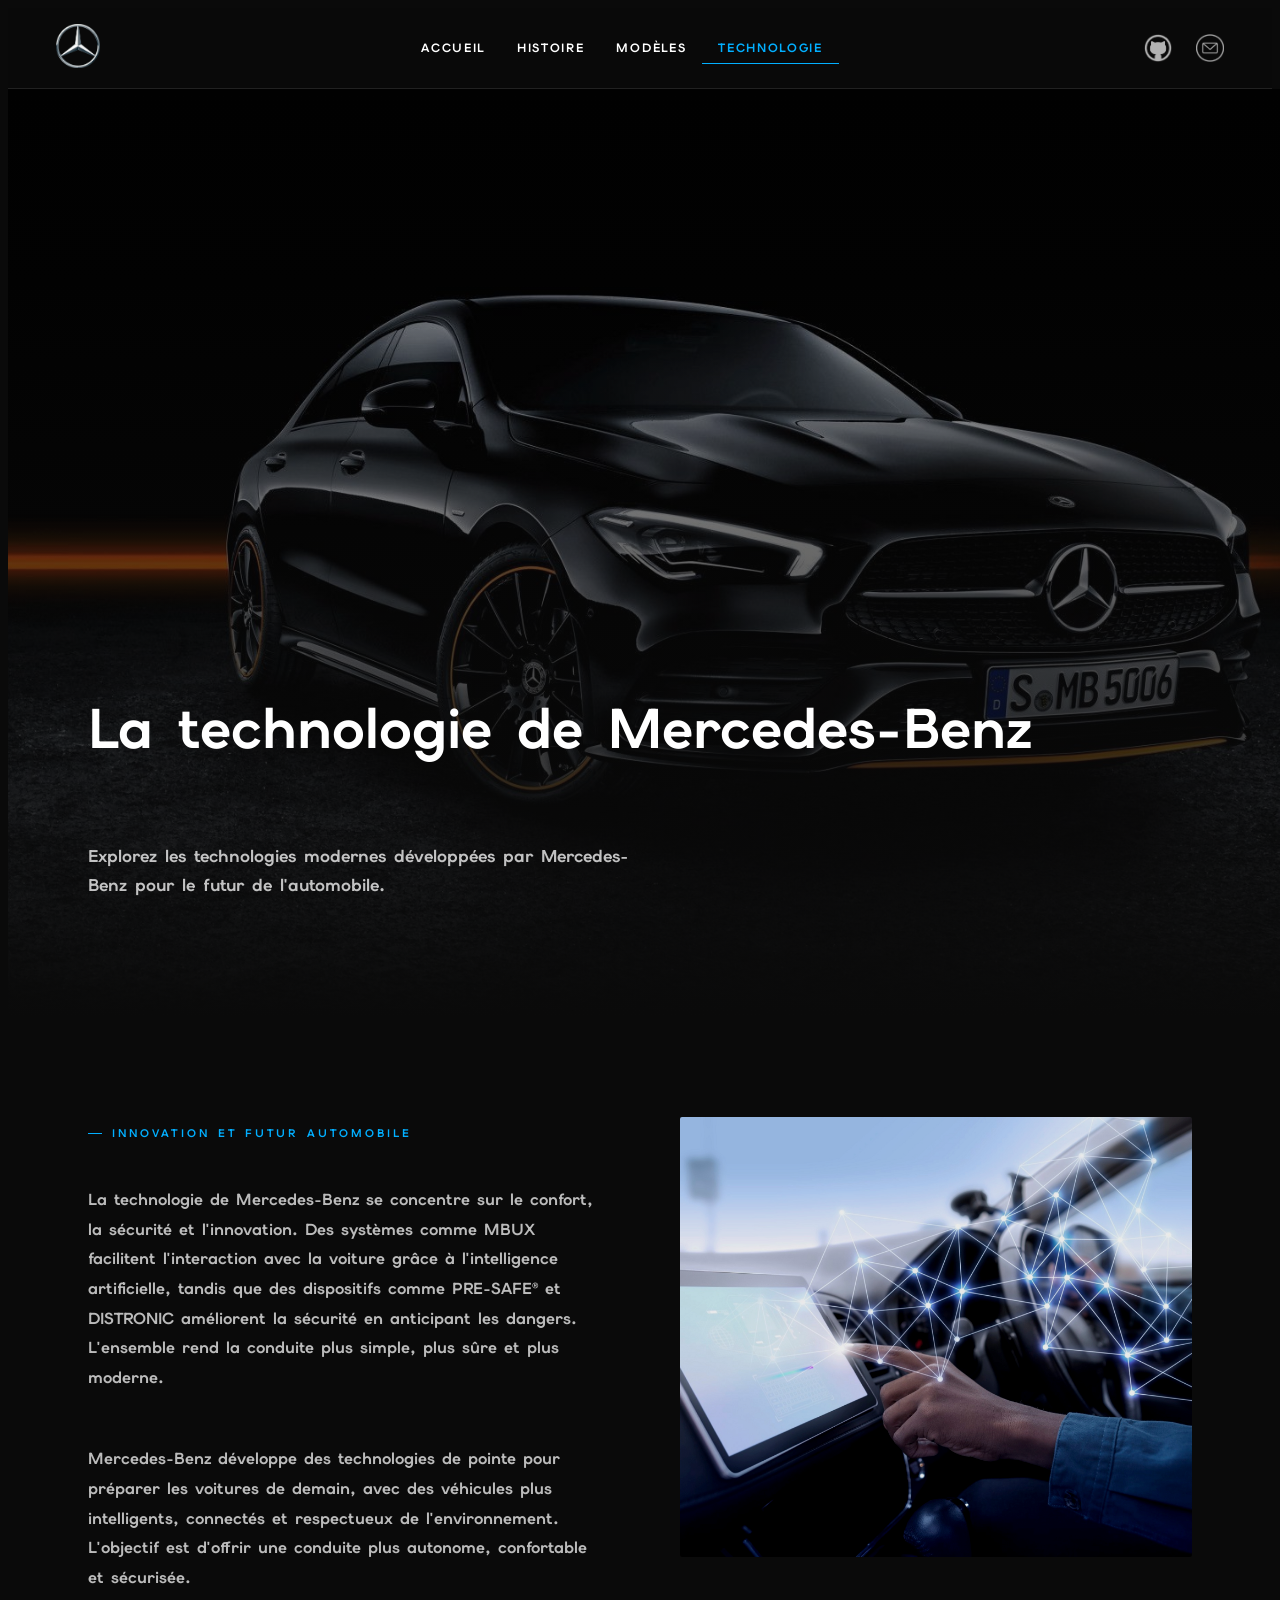
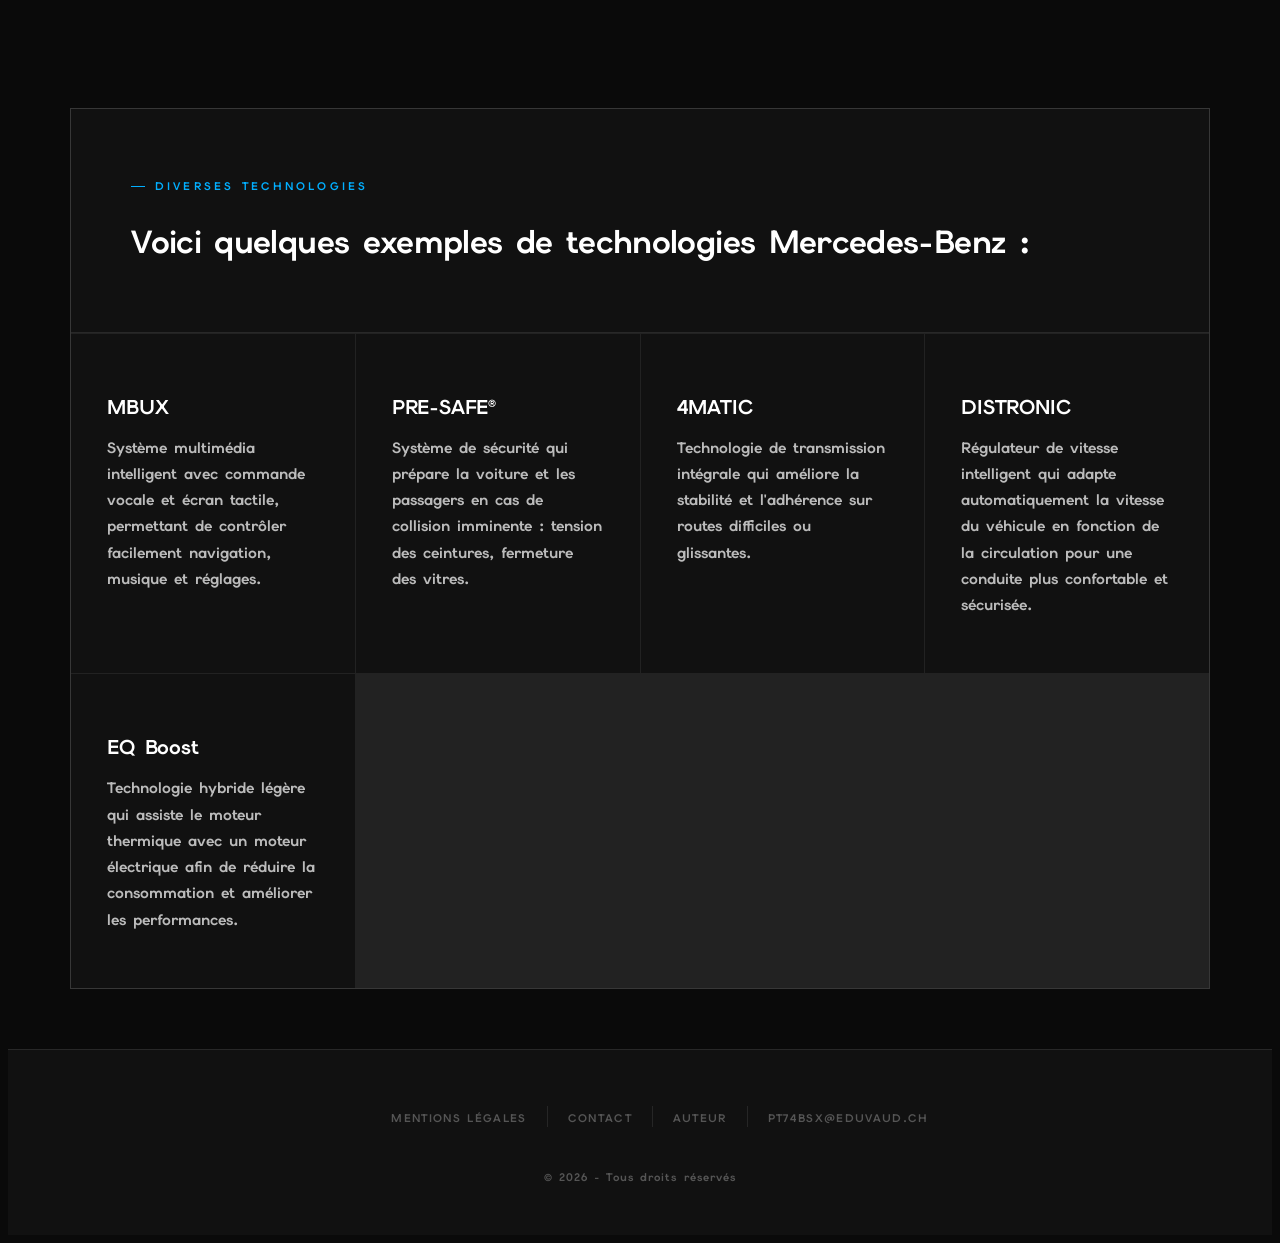
<file: mon-site-web/pages/technologie.html>
<!DOCTYPE html>
<html lang="fr">
<head>
    <title>Technologie - Mon Site Web</title>
    <meta charset="UTF-8">
    <meta name="viewport" content="width=device-width, initial-scale=1.0">
    <meta name="description" content="Explorez les technologies de pointe développées par Mercedes-Benz : MBUX, PRE-SAFE, 4MATIC et bien plus encore.">
    <meta name="author" content="Romain Augusto">
    <link rel="icon" type="image/png" href="../assets/img/mercedes-benz-logo-silver.png">
    <link rel="stylesheet" type="text/css" href="../assets/css/style.css">
</head>
<body>
    <header>
        <a href="../index.html">
            <img src="../assets/img/mercedes-benz-logo-silver.png" id="logo" width="50" height="50" alt="Logo Mercedes-Benz, retour à l'accueil">
        </a>

        <div class="hamburger" aria-label="Ouvrir le menu de navigation" role="button" tabindex="0">
            <div class="line"></div>
            <div class="line"></div>
            <div class="line"></div>
        </div>

        <nav aria-label="Navigation principale">
            <ul>
                <li><a href="../index.html">Accueil</a></li>
                <li><a href="./histoire.html">Histoire</a></li>
                <li><a href="./modeles.html">Modèles</a></li>
                <li><a href="./technologie.html" id="active">Technologie</a></li>
            </ul>
        </nav>

        <div class="social-links">
            <a href="https://github.com/Pt74bsx" target="_blank" rel="noopener noreferrer" title="Profil GitHub de l'auteur">
                <img src="../assets/img/link-github.png" width="32" height="32" alt="Icône GitHub">
                <span>GitHub</span>
            </a>
            <a href="mailto:pt74bsx@eduvaud.ch" title="Envoyer un e-mail à l'auteur">
                <img src="../assets/img/link-e-mail.png" width="32" height="32" alt="Icône e-mail">
                <span>E-mail</span>
            </a>
        </div>
    </header>

    <main>
        <section class="page-hero">
            <h1>La technologie de Mercedes-Benz</h1>
            <p>Explorez les technologies modernes développées par Mercedes-Benz pour le futur de l'automobile.</p>
            <img src="../assets/img/mercedes-benz-technologie.png" alt="Mercedes-Benz Vision AVTR Concept, véhicule du futur inspiré du film Avatar">
        </section>

        <section class="content-section">
            <div class="section-text">
                <h2>Innovation et futur automobile</h2>
                <p>La technologie de Mercedes-Benz se concentre sur le confort, la sécurité et l'innovation. Des systèmes comme MBUX facilitent l'interaction avec la voiture grâce à l'intelligence artificielle, tandis que des dispositifs comme PRE-SAFE® et DISTRONIC améliorent la sécurité en anticipant les dangers. L'ensemble rend la conduite plus simple, plus sûre et plus moderne.</p>
                <p>Mercedes-Benz développe des technologies de pointe pour préparer les voitures de demain, avec des véhicules plus intelligents, connectés et respectueux de l'environnement. L'objectif est d'offrir une conduite plus autonome, confortable et sécurisée.</p>
            </div>
            <figure class="section-figure">
                <img src="../assets/img/futur-technologie-automobile.png" alt="Illustration représentant les technologies automobiles du futur selon Mercedes-Benz">
            </figure>
        </section>

        <section class="tech-divers">
            <div class="tech-divers-header">
                <h2>Diverses technologies</h2>
                <p>Voici quelques exemples de technologies Mercedes-Benz :</p>
            </div>

            <div class="card-tech">
                <h3>MBUX</h3>
                <p>Système multimédia intelligent avec commande vocale et écran tactile, permettant de contrôler facilement navigation, musique et réglages.</p>
            </div>

            <div class="card-tech">
                <h3>PRE-SAFE®</h3>
                <p>Système de sécurité qui prépare la voiture et les passagers en cas de collision imminente : tension des ceintures, fermeture des vitres.</p>
            </div>

            <div class="card-tech">
                <h3>4MATIC</h3>
                <p>Technologie de transmission intégrale qui améliore la stabilité et l'adhérence sur routes difficiles ou glissantes.</p>
            </div>

            <div class="card-tech">
                <h3>DISTRONIC</h3>
                <p>Régulateur de vitesse intelligent qui adapte automatiquement la vitesse du véhicule en fonction de la circulation pour une conduite plus confortable et sécurisée.</p>
            </div>

            <div class="card-tech">
                <h3>EQ Boost</h3>
                <p>Technologie hybride légère qui assiste le moteur thermique avec un moteur électrique afin de réduire la consommation et améliorer les performances.</p>
            </div>
        </section>
    </main>

    <footer>
        <nav aria-label="Navigation secondaire">
            <ul>
                <li><a href="../mentions-legales.html">Mentions légales</a></li>
                <li><a href="../contact.html">Contact</a></li>
                <li><a href="./auteur.html">Auteur</a></li>
                <li><a href="mailto:pt74bsx@eduvaud.ch">pt74bsx@eduvaud.ch</a></li>
            </ul>
        </nav>
        <p>© 2026 - Tous droits réservés</p>
    </footer>

    <script src="../assets/js/script.js"></script>
</body>
</html>
</file>
<file: mon-site-web/assets/css/style.css>
@font-face {
    font-family: 'ElmsSans';
    src: url('../fonts/ElmsSans-Bold.ttf') format('truetype'),
         url('../fonts/ElmsSans-SemiBold.ttf') format('truetype'),
         url('../fonts/ElmsSans-VariableFont_wght.ttf') format('truetype');
    font-weight: 100 900;
    font-display: swap;
}

body {
    font-family: 'ElmsSans', sans-serif;
    background-color: #0a0a0a;
    color: #bbb;
    overflow-x: hidden;
}

header {
    position: sticky;
    top: 0;
    z-index: 1000;
    height: 80px;
    background: rgba(10, 10, 10, 0.85);
    border-bottom: 1px solid rgba(200, 200, 200, 0.12);
    display: flex;
    align-items: center;
    justify-content: space-between;
    padding: 0 48px;
    gap: 24px;
}

#logo {
    display: inline-block;
    width: 44px;
    height: 44px;
    position: relative;
    z-index: 1002;
    transition: transform 0.3s ease, filter 0.3s ease;
}

#logo:hover {transform: scale(1.08);}

.hamburger {
    cursor: pointer;
    flex-shrink: 0;
    position: relative;
    z-index: 1002;
    display: flex;
    flex-direction: column;
    gap: 5px;
    padding: 4px;
}

.hamburger .line {
    display: block;
    width: 28px;
    height: 2px;
    background: #c8c8c8;
    border-radius: 2px;
    transition: all 0.3s ease;
}

.hamburger:hover .line {background: #02afff;}
.hamburger.isactive .line:nth-child(2) {opacity: 0; transform: scaleX(0);}
.hamburger.isactive .line:first-child {transform: translateY(7px) rotate(45deg); background: #02afff;}
.hamburger.isactive .line:last-child {transform: translateY(-7px) rotate(-45deg); background: #02afff;}

header nav {
    position: fixed;
    inset: 0;
    background: rgba(0, 0, 0, 0.479);
    z-index: 998;
    transform: translateX(-100%);
    opacity: 0;
    visibility: hidden;
    pointer-events: none;
    transition: transform 0.45s cubic-bezier(0.4, 0, 0.2, 1), opacity 0.3s ease;
    border-right: 1px solid rgba(200, 200, 200, 0.12);
    min-height: 100vh;
    padding-top: 100px;
    padding-bottom: 40px;
}

header nav.active {
    transform: translateX(0);
    opacity: 1;
    visibility: visible;
    pointer-events: auto;
}

header nav ul {
    display: flex;
    flex-direction: column;
    gap: 0;
    list-style: none;
    padding: 0;
}

header nav ul li {border-bottom: 1px solid rgba(200, 200, 200, 0.12);}

header nav ul li a {
    display: block;
    padding: 20px 40px;
    text-decoration: none;
    color: #fff;
    font-size: 13px;
    font-weight: 600;
    letter-spacing: .18em;
    text-transform: uppercase;
    position: relative;
    overflow: hidden;
    transition: color 0.35s cubic-bezier(0.4, 0, 0.2, 1), padding-left 0.35s cubic-bezier(0.4, 0, 0.2, 1);
}

header nav ul li a::before {
    content: "";
    position: absolute;
    inset: 0;
    width: 2px;
    background: #02afff;
    transform: scaleY(0);
    transform-origin: bottom;
    transition: transform 0.35s cubic-bezier(0.4, 0, 0.2, 1);
}

header nav ul li a:hover {color: #02afff; padding-left: 52px;}
header nav ul li a:hover::before {transform: scaleY(1);}
#active {color: #02afff;}
#active::before {transform: scaleY(1);}

.social-links {display: flex; gap: 24px; flex-shrink: 0;}

.social-links a {
    position: relative;
    display: flex;
    flex-direction: column;
    align-items: center;
    transition: transform 0.35s cubic-bezier(0.4, 0, 0.2, 1);
}

.social-links img {
    width: 28px;
    height: 28px;
    filter: brightness(0.7);
    transition: filter 0.35s cubic-bezier(0.4, 0, 0.2, 1);
}

.social-links span {
    position: absolute;
    top: -22px;
    opacity: 0;
    transform: translateY(6px);
    font-size: 11px;
    letter-spacing: .1em;
    text-transform: uppercase;
    color: #02afff;
    white-space: nowrap;
    transition: all 0.4s ease;
}

.social-links a:hover {transform: translateY(6px);}
.social-links a:hover span {opacity: 1; transform: translateY(0);}

.page-hero {
    position: relative;
    width: 100%;
    height: 92vh;
    min-height: 600px;
    overflow: hidden;
    color: white;
    display: flex;
    flex-direction: column;
    justify-content: flex-end;
    padding: 0 80px 100px;
    gap: 20px;
}

.page-hero::after {
    content: "";
    position: absolute;
    inset: 0;
    z-index: 1;
    background: linear-gradient(to top, rgba(10, 10, 10, 1) 0%, rgba(10, 10, 10, 0.6) 40%, rgba(10, 10, 10, 0.1) 80%, transparent 100%);
}

.page-hero img {
    position: absolute;
    inset: 0;
    width: 100%;
    height: 100%;
    object-fit: cover;
    z-index: 0;
    transform: scale(1.03);
    transition: transform 8s ease;
    filter: brightness(0.75) saturate(0.9);
}

.page-hero:hover img {transform: scale(1);}
.page-hero h1, .page-hero p, .page-hero a, .hero-buttons {position: relative; z-index: 2;}

.page-hero h1 {
    font-size: 56px;
    font-weight: 700;
    line-height: 1.05;
    color: #fff;
}

.page-hero > p {
    font-size: 17px;
    max-width: 560px;
    line-height: 1.7;
    color: rgba(255, 255, 255, 0.75);
    font-weight: 300;
}

.hist p:first-child {
    font-size: 11px;
    font-weight: 600;
    letter-spacing: .3em;
    text-transform: uppercase;
    color: #02afff;
    position: relative;
    z-index: 2;
    padding-left: 28px;
}

.hist p:first-child::before {
    content: "";
    position: absolute;
    left: 0;
    top: 50%;
    width: 18px;
    height: 1px;
    background: #02afff;
}

.page-hero .btn-outline {align-self: flex-start;}

.hero-buttons {
    display: flex;
    gap: 14px;
    flex-wrap: wrap;
    z-index: 2;
}

.btn-outline {
    display: inline-block;
    background: transparent;
    border: 1px solid rgba(255, 255, 255, 0.35);
    border-radius: 2px;
    color: #fff;
    font-weight: 600;
    font-size: 11px;
    letter-spacing: .18em;
    text-transform: uppercase;
    padding: 14px 28px;
    text-decoration: none;
    cursor: pointer;
    position: relative;
    overflow: hidden;
    transition: color 0.3s ease, border-color 0.3s ease;
}

.btn-outline::before {
    content: "";
    position: absolute;
    inset: 0;
    background: #02afff4b;
    transform: translateX(-105%);
    transition: transform 0.4s cubic-bezier(0.4, 0, 0.2, 1);
    z-index: 0;
}

.btn-outline span, .btn-outline {position: relative;}
.btn-outline > * {position: relative; z-index: 1;}
.btn-outline:hover {border-color: #02afff4b; color: #fff;}
.btn-outline:hover::before {transform: translateX(0);}
.btn-outline:active {transform: scale(0.97);}

.content-section {
    display: flex;
    align-items: flex-start;
    gap: 80px;
    max-width: 1200px;
    margin: 100px auto;
    padding: 0 80px;
}

.reverse {flex-direction: row-reverse;}

.section-text {
    flex: 1;
    display: flex;
    flex-direction: column;
    gap: 20px;
}

.section-text h2 {
    font-size: 11px;
    font-weight: 600;
    letter-spacing: .28em;
    text-transform: uppercase;
    color: #02afff;
    padding-left: 24px;
    position: relative;
}

.section-text h2::before {
    content: "";
    position: absolute;
    left: 0;
    top: 50%;
    width: 14px;
    height: 1px;
    background: #02afff;
}

.section-text p {
    font-size: 16px;
    line-height: 1.85;
    color: #bbb;
    font-weight: 300;
}

.section-text strong {color: #fff; font-weight: 600;}
.section-text em {color: #c8c8c8; font-style: italic;}

.section-figure {
    flex: 1;
    margin: 0;
    display: flex;
    flex-direction: column;
    gap: 14px;
}

.section-figure img {
    width: 100%;
    height: 440px;
    object-fit: cover;
    border-radius: 2px;
    filter: brightness(0.9) contrast(1.05);
    transition: filter 0.35s cubic-bezier(0.4, 0, 0.2, 1), transform 0.35s cubic-bezier(0.4, 0, 0.2, 1);
}

.section-figure img:hover {filter: brightness(1) contrast(1); transform: scale(1.01);}

.section-figure figcaption {
    font-size: 11px;
    color: #555;
    text-align: right;
    letter-spacing: .08em;
    font-style: italic;
    padding-right: 4px;
    border-right: 2px solid #02afff;
}

.carousel-section {
    position: relative;
    display: flex;
    justify-content: center;
    align-items: center;
    gap: 40px;
    padding: 100px 120px 80px;
}

.carousel-section h2 {
    position: absolute;
    top: 40px;
    left: 120px;
    font-size: 11px;
    font-weight: 600;
    letter-spacing: .28em;
    text-transform: uppercase;
    color: #02afff;
    padding-left: 24px;
}

.carousel-section h2::before {
    content: "";
    position: absolute;
    left: 0;
    top: 50%;
    width: 14px;
    height: 1px;
    background: #02afff;
}

.card {
    display: none;
    position: relative;
    width: 700px;
    height: 480px;
    overflow: hidden;
    cursor: pointer;
    border-radius: 2px;
    transition: transform 0.4s ease, box-shadow 0.4s ease;
}

.card.active {display: block;}

.card::after {
    content: "";
    position: absolute;
    inset: 0;
    border: 1px solid transparent;
    border-radius: 2px;
    z-index: 3;
    transition: border-color 0.35s cubic-bezier(0.4, 0, 0.2, 1);
    pointer-events: none;
}

.card:hover {transform: translateY(-6px); box-shadow: 0 32px 64px rgba(0, 0, 0, 0.6);}
.card:hover::after {border-color: #02afff;}

.card img {
    width: 100%;
    height: 100%;
    object-fit: cover;
    transition: transform 0.6s ease;
    filter: brightness(0.85);
}

.card:hover img {transform: scale(1.04); filter: brightness(1);}

.card-content {
    position: absolute;
    bottom: 0;
    left: 0;
    right: 0;
    padding: 40px 28px 24px;
    z-index: 5;
    background: linear-gradient(to top, rgba(0, 0, 0, 0.95) 0%, rgba(0, 0, 0, 0.5) 60%, transparent 100%);
    display: flex;
    flex-direction: column;
    gap: 6px;
}

.card h3 {
    color: #fff;
    font-size: 20px;
    font-weight: 600;
    letter-spacing: -.01em;
}

.card p {color: rgba(255, 255, 255, 0.55); font-size: 13px; letter-spacing: .04em;}

.card-content .btn-outline {
    align-self: flex-start;
    margin-top: 10px;
    padding: 10px 20px;
    font-size: 10px;
}

.carousel-button {
    position: absolute;
    top: 50%;
    transform: translateY(-50%);
    background: transparent;
    color: #fff;
    border: 1px solid rgba(200, 200, 200, 0.12);
    width: 44px;
    height: 44px;
    border-radius: 50%;
    cursor: pointer;
    font-size: 1rem;
    z-index: 10;
    display: flex;
    align-items: center;
    justify-content: center;
    transition: background 0.35s cubic-bezier(0.4, 0, 0.2, 1), border-color 0.35s cubic-bezier(0.4, 0, 0.2, 1), transform 0.35s cubic-bezier(0.4, 0, 0.2, 1);
}

.carousel-button:hover {background: #02afff; border-color: #02afff; transform: translateY(-50%) scale(1.1);}
.carousel-button.prev {left: 40px;}
.carousel-button.next {right: 40px;}

.modeles-carousel {
    flex: 1;
    position: relative;
    display: flex;
    justify-content: center;
    align-items: flex-start;
    padding: 0;
    gap: 0;
}

.modeles-carousel .card {width: 100%; height: 520px; margin-top: 40px;}
.modeles-carousel .carousel-button.prev {left: -56px;}
.modeles-carousel .carousel-button.next {right: -56px;}

.btn-retour {
    display: flex;
    align-items: center;
    gap: 8px;
    background: none;
    border: none;
    color: #02afff;
    font-size: 11px;
    cursor: pointer;
    padding: 0;
    letter-spacing: .15em;
    text-transform: uppercase;
    margin-bottom: 12px;
    font-family: 'ElmsSans', sans-serif;
    transition: opacity 0.35s cubic-bezier(0.4, 0, 0.2, 1);
}

.btn-retour:hover {opacity: 0.65;}
.car-specs {margin-top: 8px;}

.tech-divers {
    display: grid;
    grid-template-columns: repeat(auto-fit, minmax(280px, 1fr));
    gap: 1px;
    background: rgba(200, 200, 200, 0.12);
    border: 1px solid rgba(200, 200, 200, 0.12);
    width: 90%;
    max-width: 1200px;
    margin: 60px auto;
    overflow: hidden;
}

.tech-divers-header {
    grid-column: 1 / -1;
    background: #111;
    padding: 60px 60px 40px;
    border-bottom: 1px solid rgba(200, 200, 200, 0.12);
}

.tech-divers h2 {
    font-size: 11px;
    font-weight: 600;
    letter-spacing: .28em;
    text-transform: uppercase;
    color: #02afff;
    padding-left: 24px;
    position: relative;
    margin-bottom: 10px;
}

.tech-divers h2::before {
    content: "";
    position: absolute;
    left: 0;
    top: 50%;
    width: 14px;
    height: 1px;
    background: #02afff;
}

.tech-divers-header > p {
    font-size: 32px;
    font-weight: 700;
    color: #fff;
    letter-spacing: -.02em;
    line-height: 1.1;
}

.card-tech {
    background: #111;
    padding: 40px 36px;
    position: relative;
    overflow: hidden;
    transition: background 0.35s cubic-bezier(0.4, 0, 0.2, 1);
    cursor: default;
}

.card-tech::before {
    content: "";
    position: absolute;
    top: 0;
    left: 0;
    right: 0;
    height: 1px;
    background: transparent;
    transition: background 0.35s cubic-bezier(0.4, 0, 0.2, 1);
}

.card-tech:hover {background: #1a1a1a;}
.card-tech:hover::before {background: #02afff;}

.card-tech h3 {
    font-size: 20px;
    font-weight: 700;
    color: #fff;
    letter-spacing: -.01em;
    margin-bottom: 14px;
}

.card-tech p {
    font-size: 15px;
    color: #bbb;
    line-height: 1.75;
    font-weight: 300;
}

.mentions-legales {
    width: 90%;
    max-width: 800px;
    margin: 60px auto;
    line-height: 1.7;
}

.mentions-legales section {
    margin-bottom: 40px;
    padding-bottom: 40px;
    border-bottom: 1px solid rgba(200, 200, 200, 0.12);
}

.mentions-legales h1 {
    font-size: 11px;
    font-weight: 600;
    letter-spacing: .28em;
    text-transform: uppercase;
    color: #02afff;
    margin-bottom: 40px;
    padding-left: 24px;
    position: relative;
}

.mentions-legales h1::before {
    content: "";
    position: absolute;
    left: 0;
    top: 50%;
    width: 14px;
    height: 1px;
    background: #02afff;
}

.mentions-legales h2 {color: #fff; margin-bottom: 10px; font-size: 18px;}
.mentions-legales h4 {margin: 20px 0 6px; color: #c8c8c8;}
.mentions-legales p {margin-bottom: 10px; color: #bbb;}

.formulaire-contact {width: 90%; max-width: 600px; margin: 30px auto;}
.formulaire-contact h1 {
    text-align: center;
    margin-bottom: 10px;
    font-size: 22px;
    letter-spacing: .2em;
    text-transform: uppercase;
    color: #02afff;
}
.formulaire-contact > p {
    margin-bottom: 15px;
    font-size: 18px;
    line-height: 1.75;
    color: #aaa;
    text-align: center;
}

.formulaire-contact form {background-color: rgb(31, 31, 31); padding: 40px; border-radius: 10px;}
.formulaire-contact label {display: block; margin-bottom: 3px; font-weight: bold; color: #fff; font-size: 16px;}
.formulaire-contact p {margin: 0 0 6px 0; font-size: 13px; color: #888; line-height: 1.4;}
.formulaire-contact input:not([type="checkbox"]):not([type="radio"]):not([type="submit"]), .formulaire-contact select, .formulaire-contact textarea {
    width: 100%;
    padding: 8px 10px;
    margin-bottom: 18px;
    border: 1px solid #555;
    border-radius: 5px;
    background-color: #2a2a2a;
    color: #fff;
    font-size: 15px;
    box-sizing: border-box;
    transition: border-color 0.3s ease;
}
.formulaire-contact input:focus, .formulaire-contact textarea:focus {outline: none; border-color: var(--blue);}
.formulaire-contact fieldset {border: 1px solid #555; padding: 12px 16px; margin-bottom: 18px; border-radius: 5px;}
.formulaire-contact legend {font-weight: bold; color: #fff; font-size: 15px; padding: 0 6px;}
.formulaire-contact fieldset > div {display: flex; align-items: center; gap: 10px; margin: 8px 0;}
.formulaire-contact input[type="radio"] {width: 16px; height: 16px; margin: 0; accent-color: var(--blue); flex-shrink: 0; cursor: pointer;}
.formulaire-contact fieldset > div label {display: inline; font-weight: normal; font-size: 15px; color: #ddd; cursor: pointer; margin: 0;}
.formulaire-contact div:has(input[type="checkbox"]) {display: flex; align-items: center; gap: 10px; margin-top: 20px;}
.formulaire-contact input[type="checkbox"] {width: 16px; height: 16px; margin: 0; accent-color: var(--blue); flex-shrink: 0; cursor: pointer;}
.formulaire-contact div:has(input[type="checkbox"]) label {display: inline; font-weight: normal; font-size: 14px; color: #ddd; cursor: pointer; margin: 0;}
.formulaire-contact a {color: var(--blue); text-decoration: underline;}
.formulaire-contact a:hover {color: #02afffa4;}
.formulaire-contact input[type="submit"] {
    background-color: #02afff;
    color: white;
    border: none;
    cursor: pointer;
    padding: 12px;
    font-weight: bold;
    font-size: 16px;
    border-radius: 5px;
    width: 100%;
    margin-top: 20px;
    transition: background-color 0.3s ease;
    letter-spacing: .05em;
}
.formulaire-contact input[type="submit"]:hover {background-color: #02afffa4;}

.presentation {
    max-width: 900px;
    margin: 80px auto 0;
    padding: 0 40px;
    display: flex;
    gap: 48px;
    align-items: flex-start;
}

.presentation img {
    width: 160px;
    height: 160px;
    border-radius: 50%;
    object-fit: cover;
    border: 2px solid rgba(2, 175, 255, 0.4);
    flex-shrink: 0;
}

.presentation-text h1 {
    font-size: 11px;
    font-weight: 600;
    letter-spacing: .28em;
    text-transform: uppercase;
    color: #02afff;
    margin-bottom: 16px;
}

.presentation-text p {
    font-size: 20px;
    font-weight: 300;
    color: #fff;
    line-height: 1.6;
}

.timeline {max-width: 900px; margin: 80px auto; padding: 0 40px;}

.timeline > h2 {
    font-size: 11px;
    font-weight: 600;
    letter-spacing: .28em;
    text-transform: uppercase;
    color: #02afff;
    margin-bottom: 48px;
}

.timeline-list {padding-left: 32px; border-left: 1px solid rgba(200, 200, 200, 0.15);}
.timeline-item {position: relative; padding: 0 0 40px 32px;}

.timeline-item::before {
    content: "";
    position: absolute;
    left: -5px;
    top: 6px;
    width: 9px;
    height: 9px;
    border-radius: 50%;
    background: #02afff;
    box-shadow: 0 0 0 3px #0a0a0a, 0 0 0 5px rgba(2, 175, 255, 0.25);
}

.timeline-item .year {
    font-size: 10px;
    font-weight: 600;
    letter-spacing: .2em;
    text-transform: uppercase;
    color: #02afff;
    margin-bottom: 6px;
}

.timeline-item h3 {
    font-size: 17px;
    font-weight: 700;
    color: #fff;
    margin-bottom: 6px;
}

.timeline-item p {font-size: 14px; color: #888; line-height: 1.65;}

.skills-section {max-width: 900px; margin: 0 auto 80px; padding: 0 40px;}

.skills-section > h2 {
    font-size: 11px;
    font-weight: 600;
    letter-spacing: .28em;
    text-transform: uppercase;
    color: #02afff;
    margin-bottom: 32px;
}

.skills-grid {display: grid; grid-template-columns: repeat(auto-fill, minmax(120px, 1fr)); gap: 12px;}

.skill-card {
    background: #111;
    border: 1px solid rgba(200, 200, 200, 0.1);
    border-radius: 4px;
    padding: 24px 12px;
    display: flex;
    flex-direction: column;
    align-items: center;
    gap: 12px;
    transition: border-color 0.25s ease, transform 0.25s ease, background 0.25s ease;
    cursor: default;
}

.skill-card:hover {background: #1a1a1a; border-color: #02afff; transform: translateY(-3px);}

.skill-card img {
    width: 48px;
    height: 48px;
    object-fit: contain;
    filter: grayscale(0.3);
    transition: filter 0.25s ease, transform 0.25s ease;
}

.skill-card:hover img {filter: grayscale(0); transform: scale(1.08);}

.skill-card span {
    font-size: 11px;
    font-weight: 600;
    letter-spacing: .12em;
    text-transform: uppercase;
    color: #ccc;
}

footer {
    padding: 40px 80px;
    background: #111;
    border-top: 1px solid rgba(200, 200, 200, 0.12);
    display: flex;
    flex-direction: column;
    align-items: center;
    gap: 16px;
}

footer nav ul {
    display: flex;
    justify-content: center;
    flex-wrap: wrap;
    gap: 0;
    list-style: none;
}

footer nav ul li {padding: 0 20px; border-right: 1px solid rgba(200, 200, 200, 0.12);}
footer nav ul li:last-child {border: none;}
footer a {
    text-decoration: none;
    color: #555;
    font-size: 11px;
    font-weight: 500;
    letter-spacing: .12em;
    text-transform: uppercase;
    transition: color 0.35s cubic-bezier(0.4, 0, 0.2, 1);
}

footer a:hover {color: #02afff;}
footer > p {color: #555; font-size: 11px; letter-spacing: .1em;}

@media (max-width: 819px) {
    header {padding: 0 20px; height: 70px;}
    .social-links {gap: 16px;}
    .social-links img {width: 24px; height: 24px;}
    .page-hero {height: 80vh; padding: 0 28px 60px;}
    .page-hero h1 {font-size: 32px;}
    .page-hero > p {font-size: 15px;}
    .content-section {flex-direction: column; gap: 40px; margin: 60px auto; padding: 0 28px;}
    .section-figure img {height: 280px;}
    .carousel-section {padding: 70px 20px 80px;}
    .carousel-section h2 {left: 20px;}
    .carousel-section:not(.modeles-carousel) .card {width: 100%; height: 360px;}
    .carousel-button.prev {left: 12px;}
    .carousel-button.next {right: 12px;}
    .modeles-carousel .card {height: 380px; margin-top: 28px;}
    .modeles-carousel .carousel-button.prev {left: 8px;}
    .modeles-carousel .carousel-button.next {right: 8px;}
    .tech-divers {width: 100%; margin: 40px 0; grid-template-columns: 1fr;}
    .tech-divers-header {padding: 40px 28px 28px;}
    .tech-divers-header > p {font-size: 22px;}
    .card-tech {padding: 28px 28px;}
    .timeline {padding: 0 20px;margin-top: 40px;}
    .timeline::before {left: calc(20px + 56px);}
    .timeline article {grid-template-columns: 56px 1fr; gap: 0 24px;}
    .timeline article::before {left: calc(20px + 56px);}
    .presentation {grid-template-columns: 1fr; gap: 20px; padding: 40px 20px 0;}
    .skills-carousel {padding: 0 20px 80px;}
    .skills-carousel.carousel-section {padding: 40px 20px 80px;}
    .skills-carousel .carousel-button.prev {left: 20px;}
    .skills-carousel .carousel-button.next {left: 80px;}
    footer {padding: 32px 20px;}
    footer nav ul li {padding: 0 12px;}
    .formulaire-contact form > label,
    .formulaire-contact form > p,
    .formulaire-contact form > input:not([type="checkbox"]):not([type="radio"]):not([type="submit"]),
    .formulaire-contact form > textarea {padding-left: 20px; padding-right: 20px;}
    .formulaire-contact fieldset {padding: 16px 20px 20px;}
    .formulaire-contact div:has(input[type="checkbox"]) {padding: 16px 20px;}
    .formulaire-contact input[type="submit"] {padding: 18px 20px;}
    .formulaire-contact > p {font-size: 20px;}
    header nav.active {width: min(320px, 100%); padding: 88px 0 24px;}
}

@media (min-width: 600px) and (max-width: 819px) {
    .page-hero {height: 70vh; padding: 0 48px 80px;}
    .page-hero h1 {font-size: 40px;}
    .content-section {padding: 0 40px;}
    .section-figure img {height: 320px;}
    .carousel-section {padding: 80px 60px 60px;}
    .timeline::before {left: calc(40px + 80px);}
    .timeline {padding: 0 40px;}
    .timeline article {grid-template-columns: 80px 1fr;}
    .timeline article::before {left: calc(40px + 80px);}
    .presentation {padding: 60px 40px 0;}
    .skills-carousel {padding: 0 40px 80px;}
}

@media (max-width: 480px) {
    header {height: 60px; padding: 0 16px;}
    #logo {width: 36px; height: 36px;}
    .page-hero {height: 75vh; padding: 0 20px 48px;}
    .page-hero h1 {font-size: 26px;}
    .page-hero > p {font-size: 13px;}
    .btn-outline {font-size: 10px; padding: 12px 20px;}
    .section-figure img {height: 220px;}
    .carousel-section:not(.modeles-carousel) .card {height: 280px;}
    .modeles-carousel .card {height: 320px; margin-top: 20px;}
    .carousel-button {width: 38px; height: 38px; top: 55%;}
    .formulaire-contact {width: 100%;}
    header nav.active {width: 100%; border-radius: 0; padding: 76px 0 20px;}
}

@media (min-width: 820px) {
    .hamburger {display: none;}
    header nav {
        position: static;
        transform: none;
        opacity: 1;
        visibility: visible;
        pointer-events: auto;
        inset: auto;
        width: auto;
        height: auto;
        padding: 0;
        background: transparent;
        backdrop-filter: none;
        border: none;
        display: block;
        min-height: auto;
    }
    header nav ul {flex-direction: row; gap: 0; border: none;}
    header nav ul li {border: none;}
    header nav ul li a {padding: 8px 16px; font-size: 12px; letter-spacing: .14em;}
    header nav ul li a::before {
        top: auto;
        bottom: 0;
        right: 0;
        width: 100%;
        height: 1px;
        transform: scaleX(0);
        transform-origin: right;
    }
    header nav ul li a:hover {padding-left: 16px; color: white;}
    header nav ul li a:hover::before {transform: scaleX(1); transform-origin: left;}
    #active::before {transform: scaleX(1) !important;}
}

@media (max-height: 500px) and (orientation: landscape) {
    header {height: 54px;}
    .page-hero {height: 260px; padding: 0 48px 32px;}
    .page-hero h1 {font-size: 22px;}
    .page-hero > p {font-size: 12px; max-width: 50%;}
    header nav.active {width: 260px; padding: 66px 0 16px;}
    header nav ul {gap: 0;}
    header nav ul li a {padding: 14px 32px;}
}

@media (max-width: 600px) {
    .presentation { flex-direction: column; gap: 24px; padding: 0 20px; }
    .timeline { padding: 0 20px; margin: 60px auto; }
    .skills-section { padding: 0 20px; }
}

@media (min-width: 1400px) {
    .content-section {padding: 0 100px; gap: 100px;}
    .page-hero {padding: 0 120px 120px;}
    .presentation {padding: 100px 100px 0;}
    .timeline {padding: 0 100px;}
    .skills-carousel.carousel-section {padding: 40px 100px 100px;}
}

@media (min-width: 1900px) {
    header {padding: 0 100px;}
    .content-section {max-width: 1400px;}
    .tech-divers {max-width: 1600px;}
}
</file>
